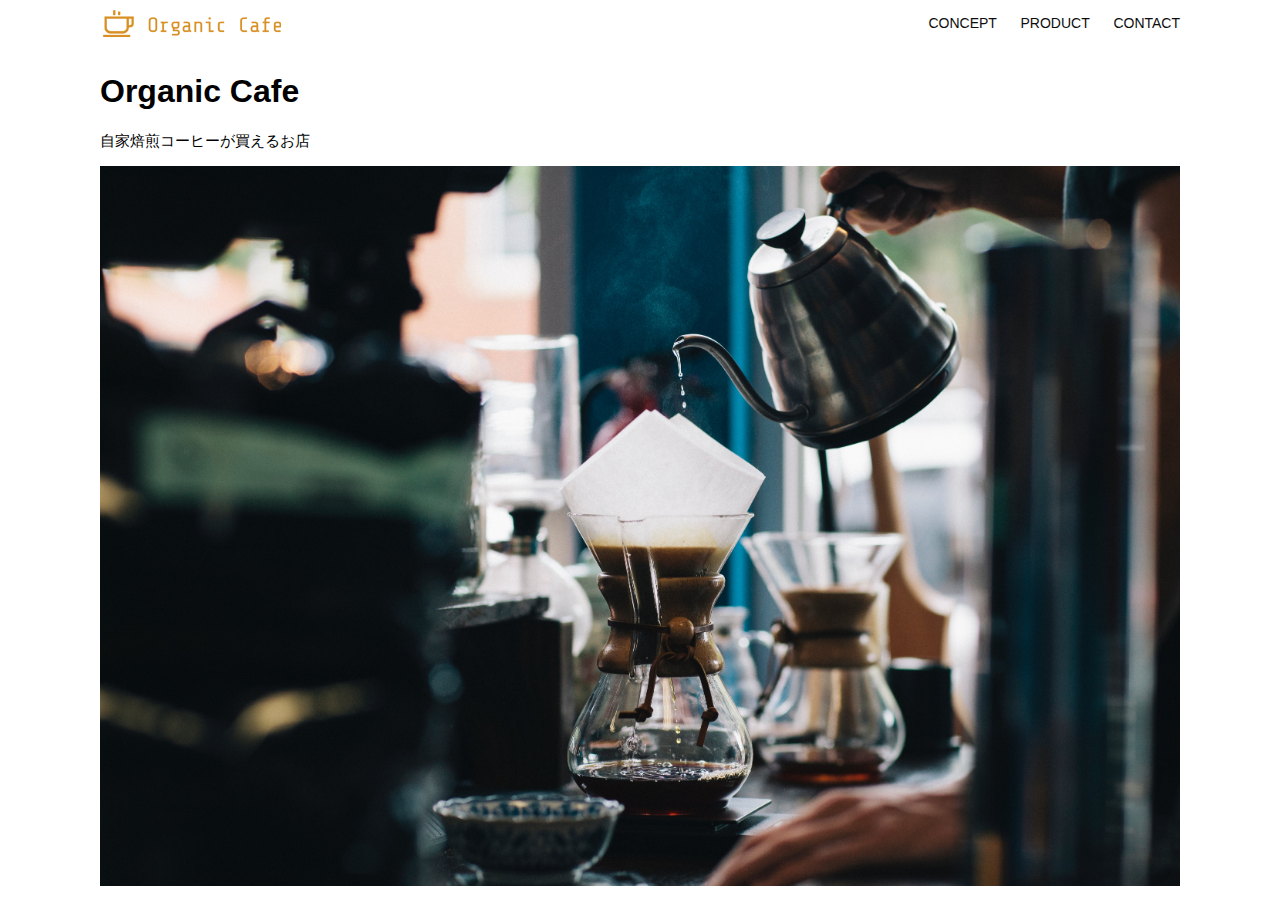
<file: kadai_013/index.html>
<!DOCTYPE html>
<html>
  <head>
    <title>Organic Cafe</title>
    <meta charset="UTF-8" />
    <meta
      name="description"
      content="自家焙煎のコーヒーがお家で楽しめるOrganic Cafe"
    />
    <meta name="viewport" content="width=device-width, initial-scale=1.0" />
    <link rel="stylesheet" href="style.css" />
  </head>
  <body>
    <!-- ヘッダー -->
    <header>
      <!-- ロゴ -->
      <a href="index.html" id="logo"
        ><img src="images/logo.png" alt="トップページに戻る"
      /></a>

      <!-- PC用ナビゲーション -->
      <nav id="nav-pc">
        <a href="index.html#concept">CONCEPT</a>
        <a href="index.html#product">PRODUCT</a>
        <a href="index.html#contact">CONTACT</a>
      </nav>

      <!-- スマホ用メニューボタン -->
      <img id="menu-sp" src="images/button-menu.png" alt="ナビゲーションを開く" onclick="document.getElementById('nav-sp').style.display = 'block'">

      <!-- スマホ用ナビゲーション -->
      <nav id="nav-sp">
        <img id="close" src="images/button-close.png" alt="ナビゲーションを閉じる" onclick="document.getElementById('nav-sp').style.display = 'none'">
        <a id="logo-sp" href="index.html" onclick="document.getElementById('nav-sp').style.display = 'none'"><img src="images/logo-sp.png" alt="トップページに戻る"></a>
        <a class="menu" href="index.html#concept" onclick="document.getElementById('nav-sp').style.display = 'none'">CONCEPT</a>
        <a class="menu" href="index.html#product" onclick="document.getElementById('nav-sp').style.display = 'none'">PRODUCT</a>
        <a class="menu" href="index.html#contact" onclick="document.getElementById('nav-sp').style.display = 'none'">CONTACT</a>
      </nav>
    </header>
    <main>
      <article>
        <!-- メインビジュアル -->
        <section id="main-visual">
          <div id="main-message">
            <h1>Organic Cafe</h1>
            <p>自家焙煎コーヒーが買えるお店</p>
          </div>
          <img
            src="images/main-image.jpg"
            alt="コーヒーをハンドドリップで淹れる画像"
          />
        </section>
      </article>
    </main>
  </body>
</html>
</file>
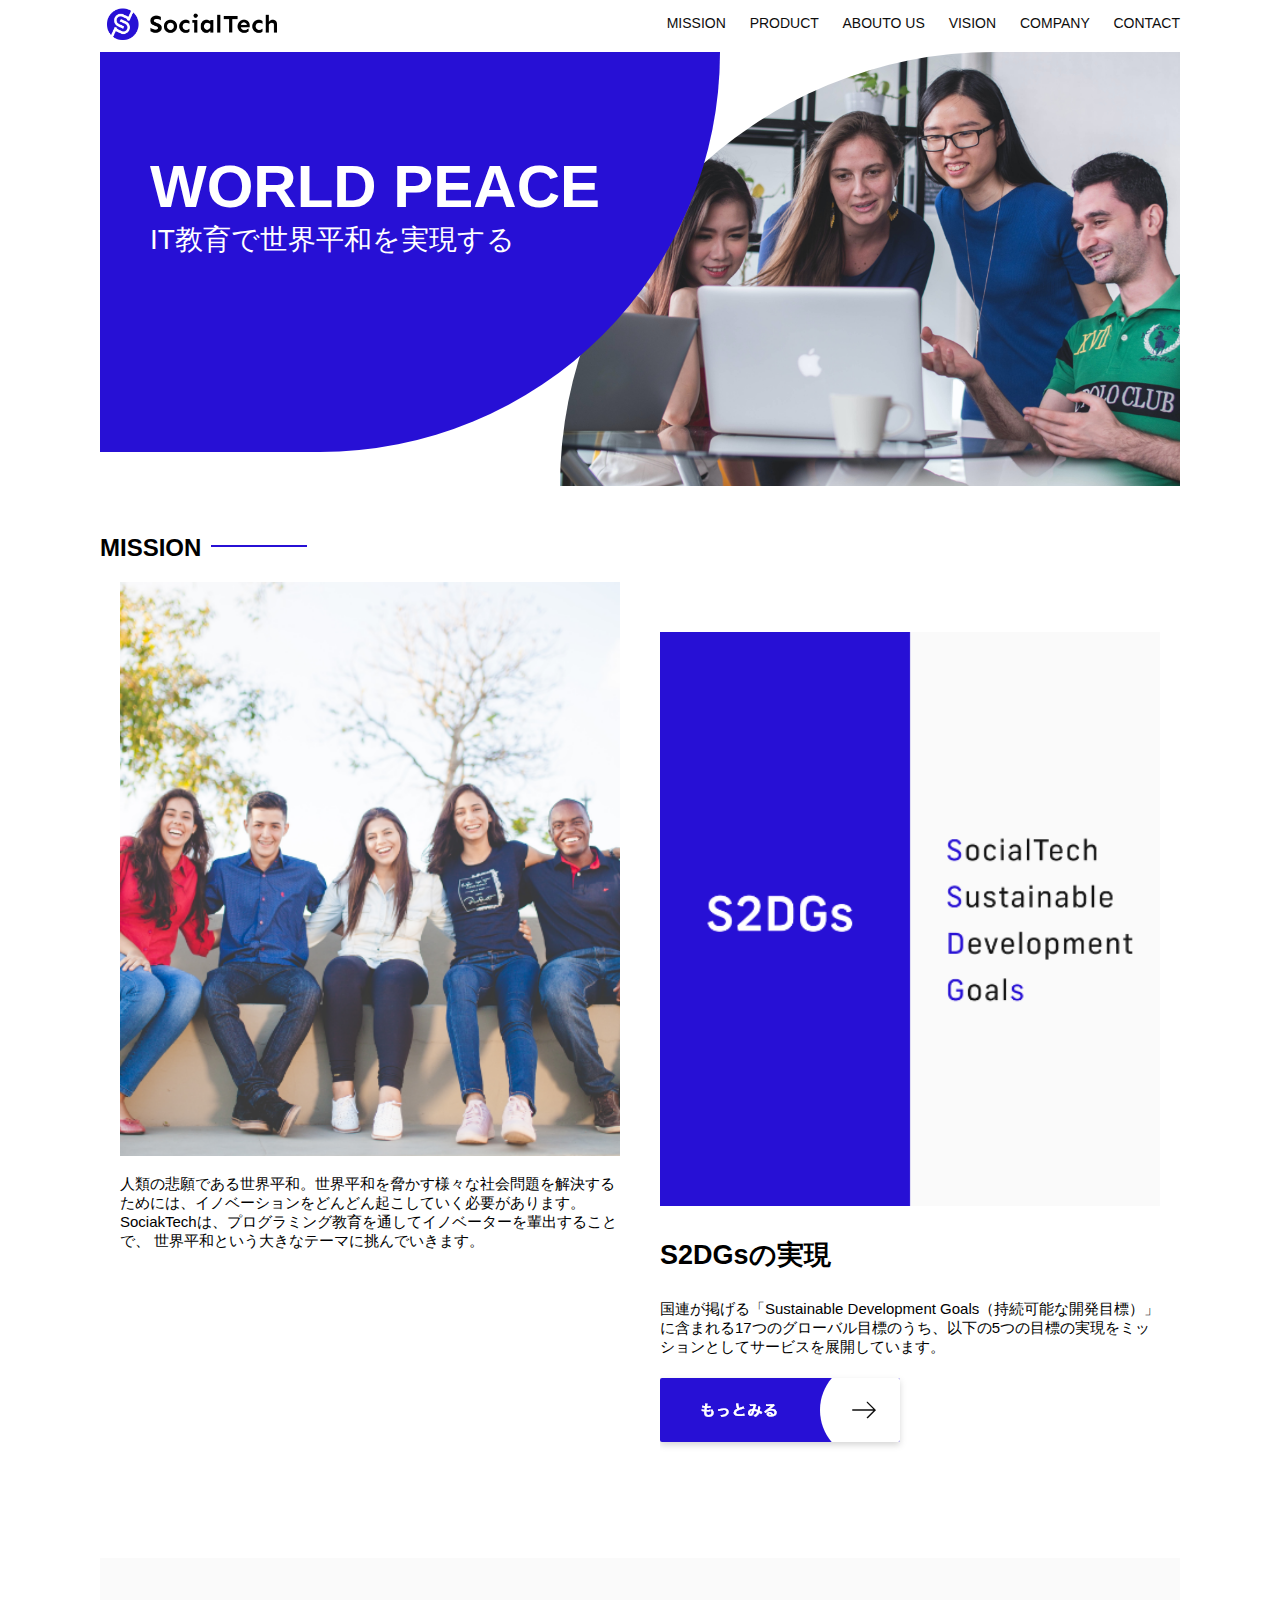
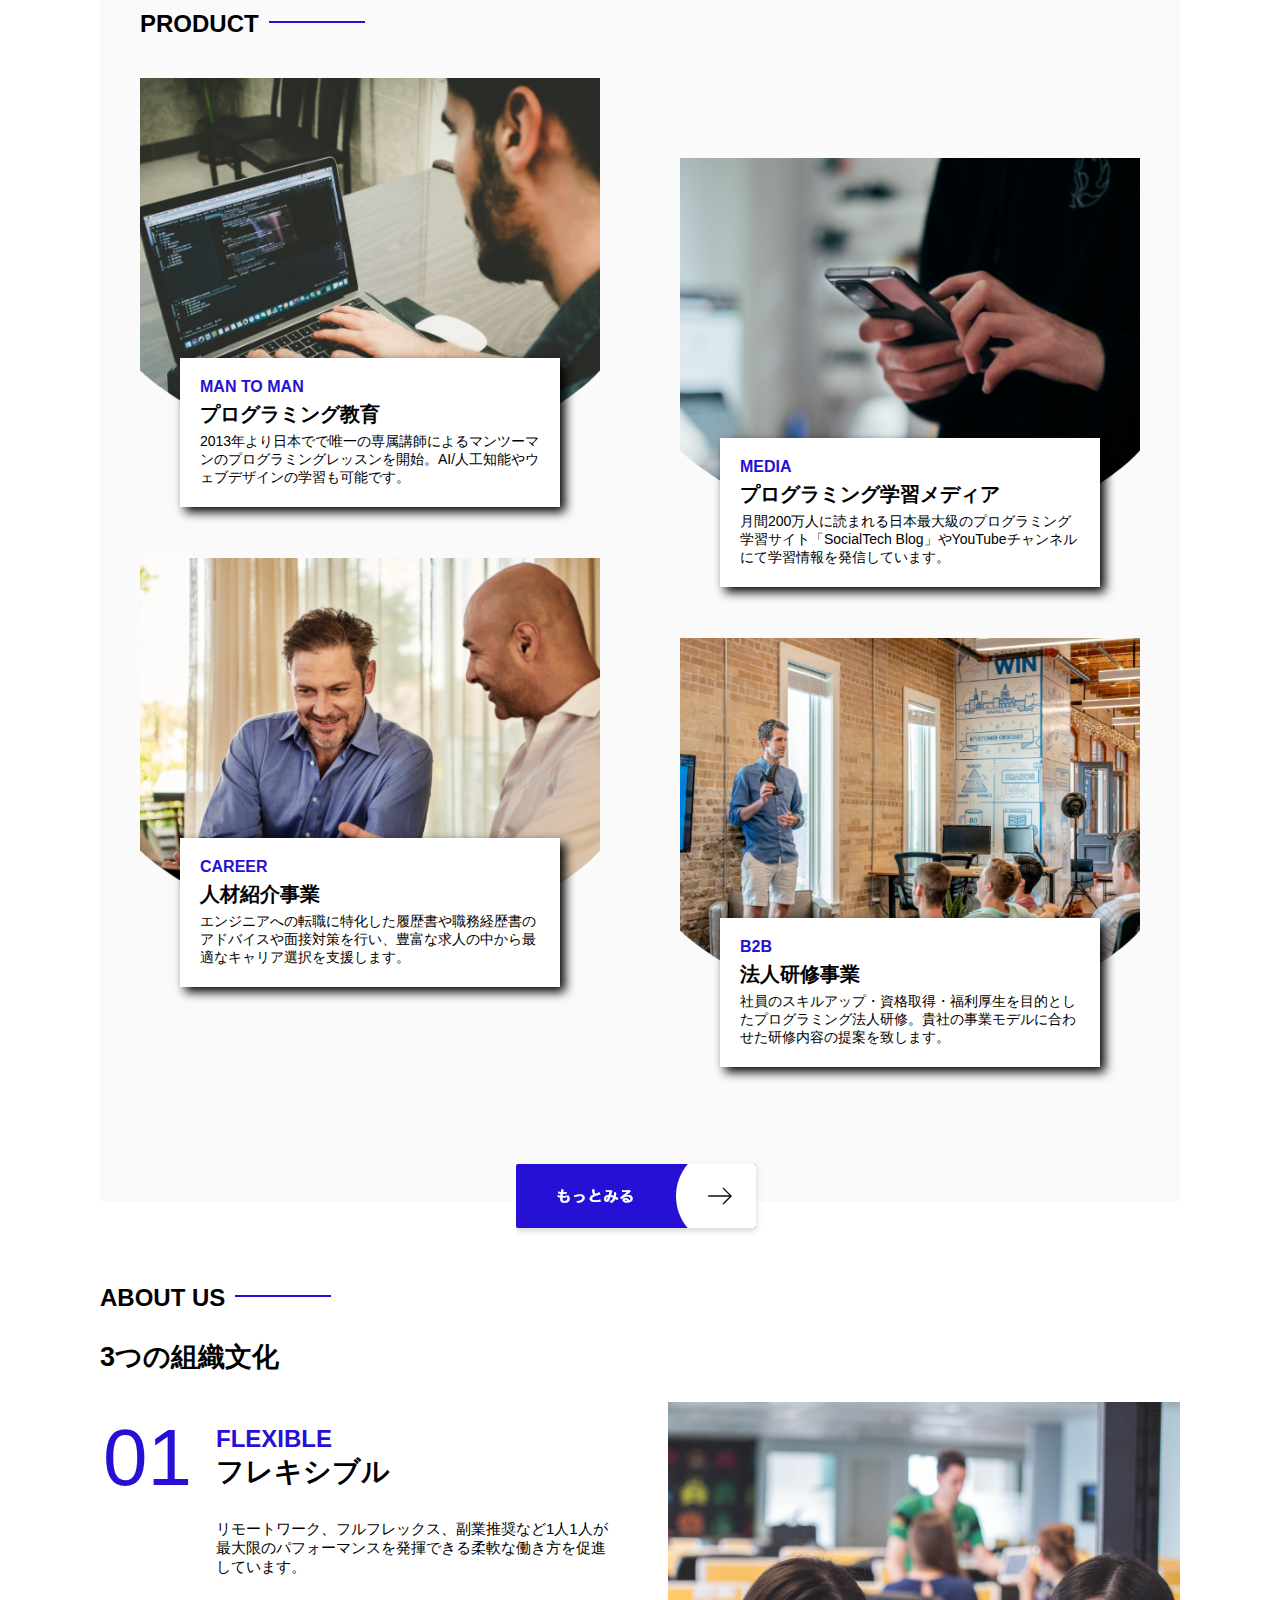
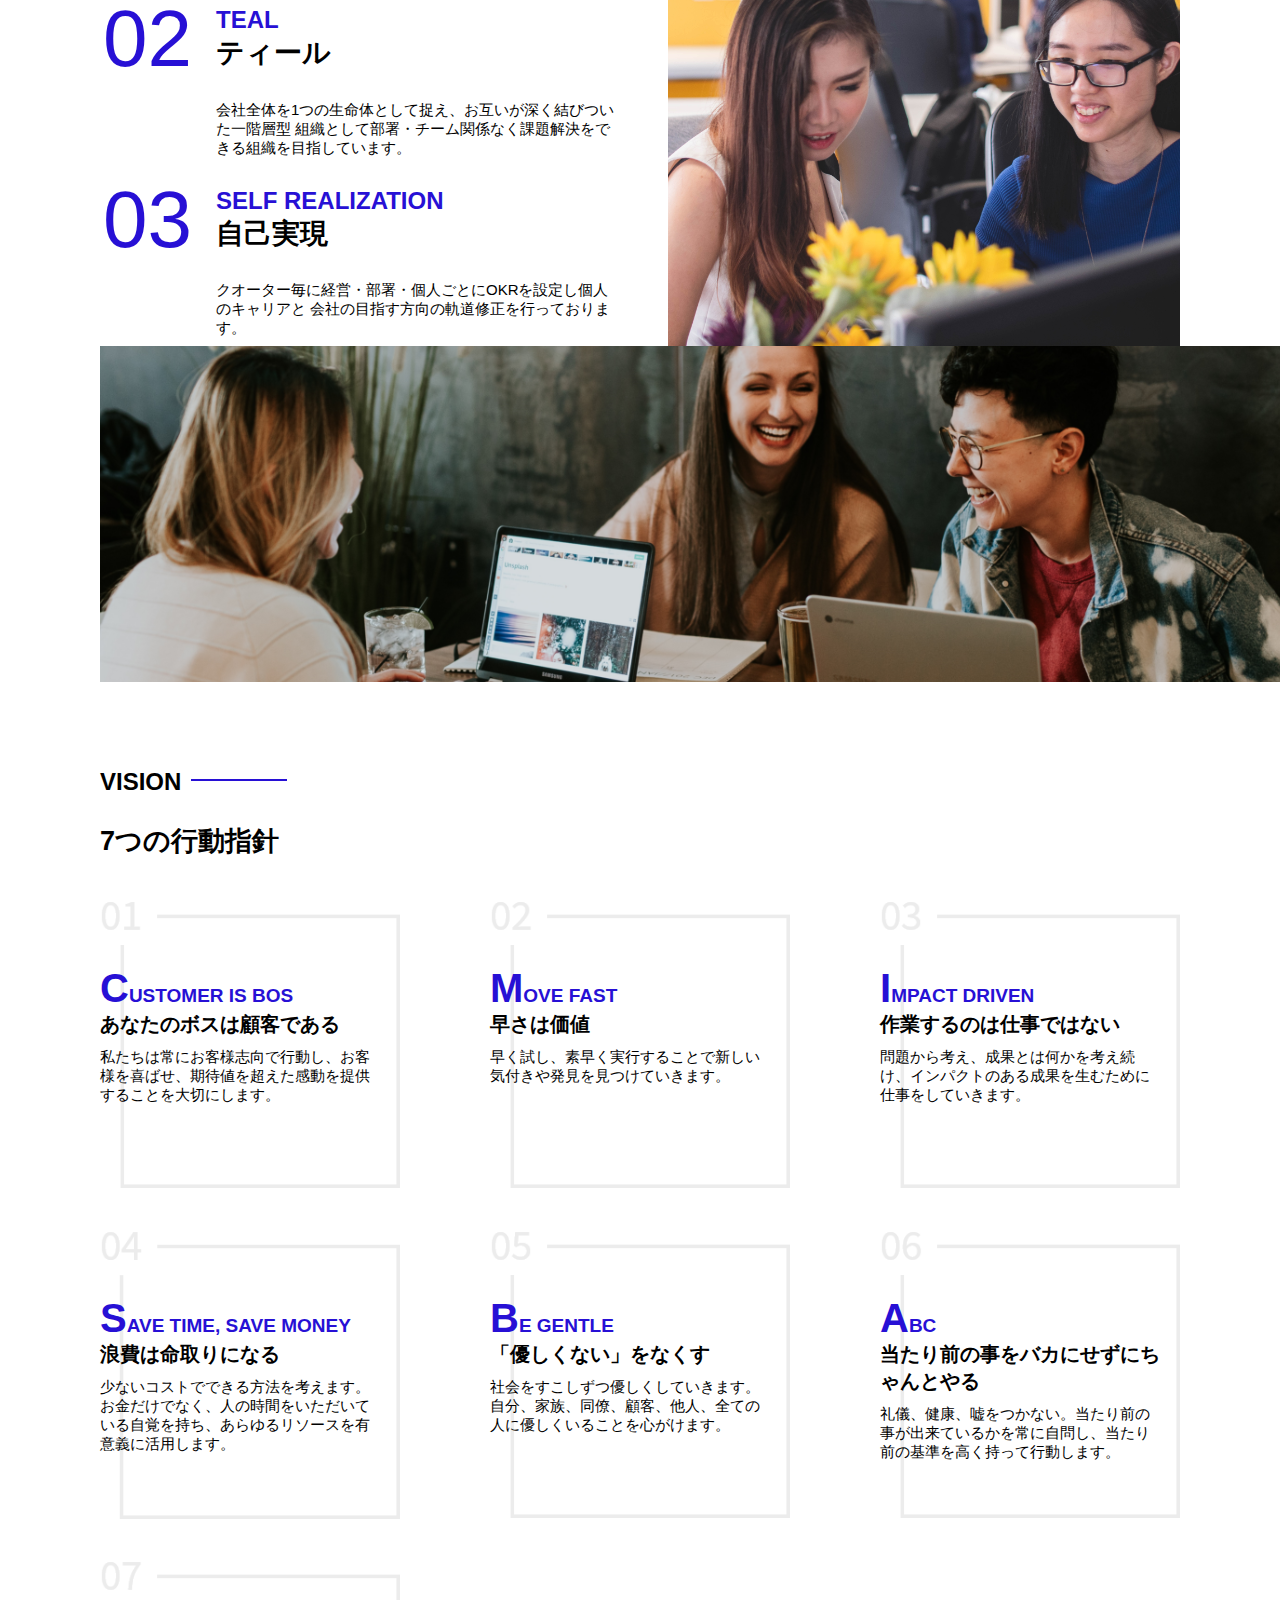
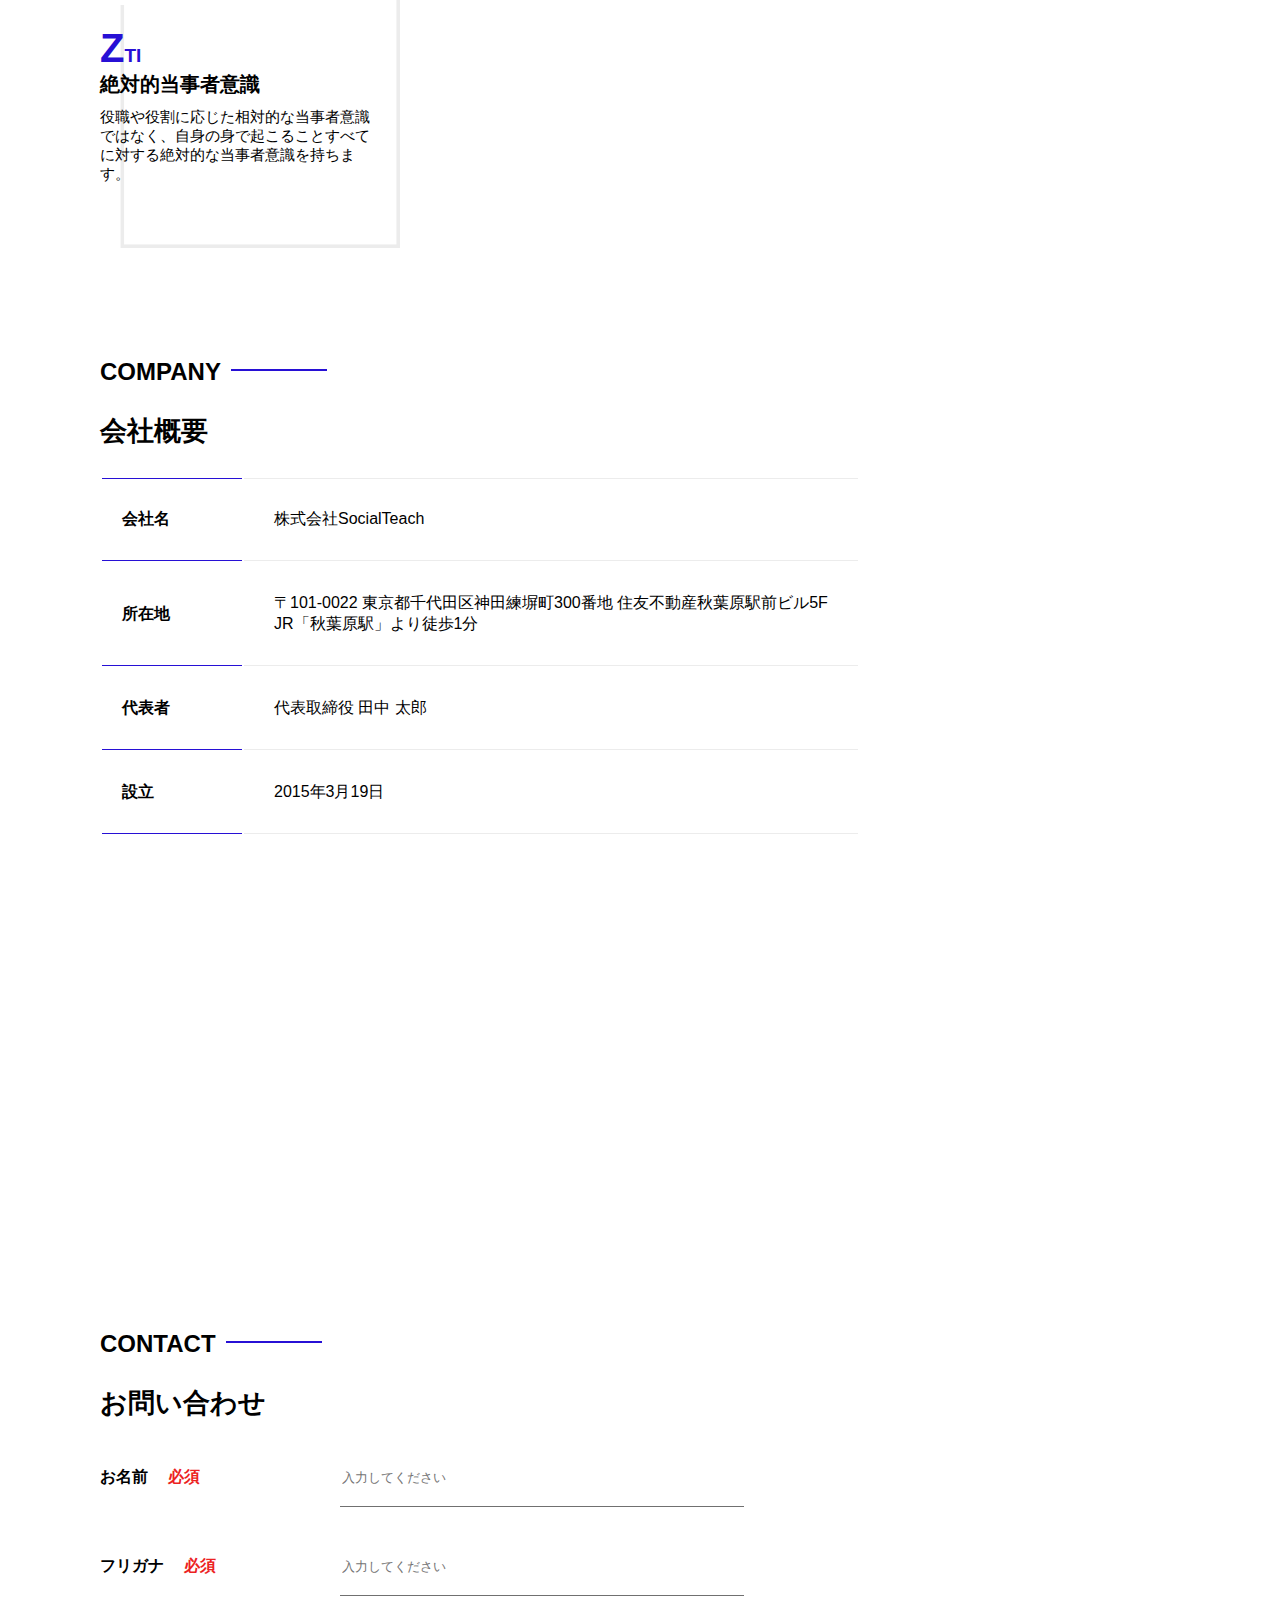
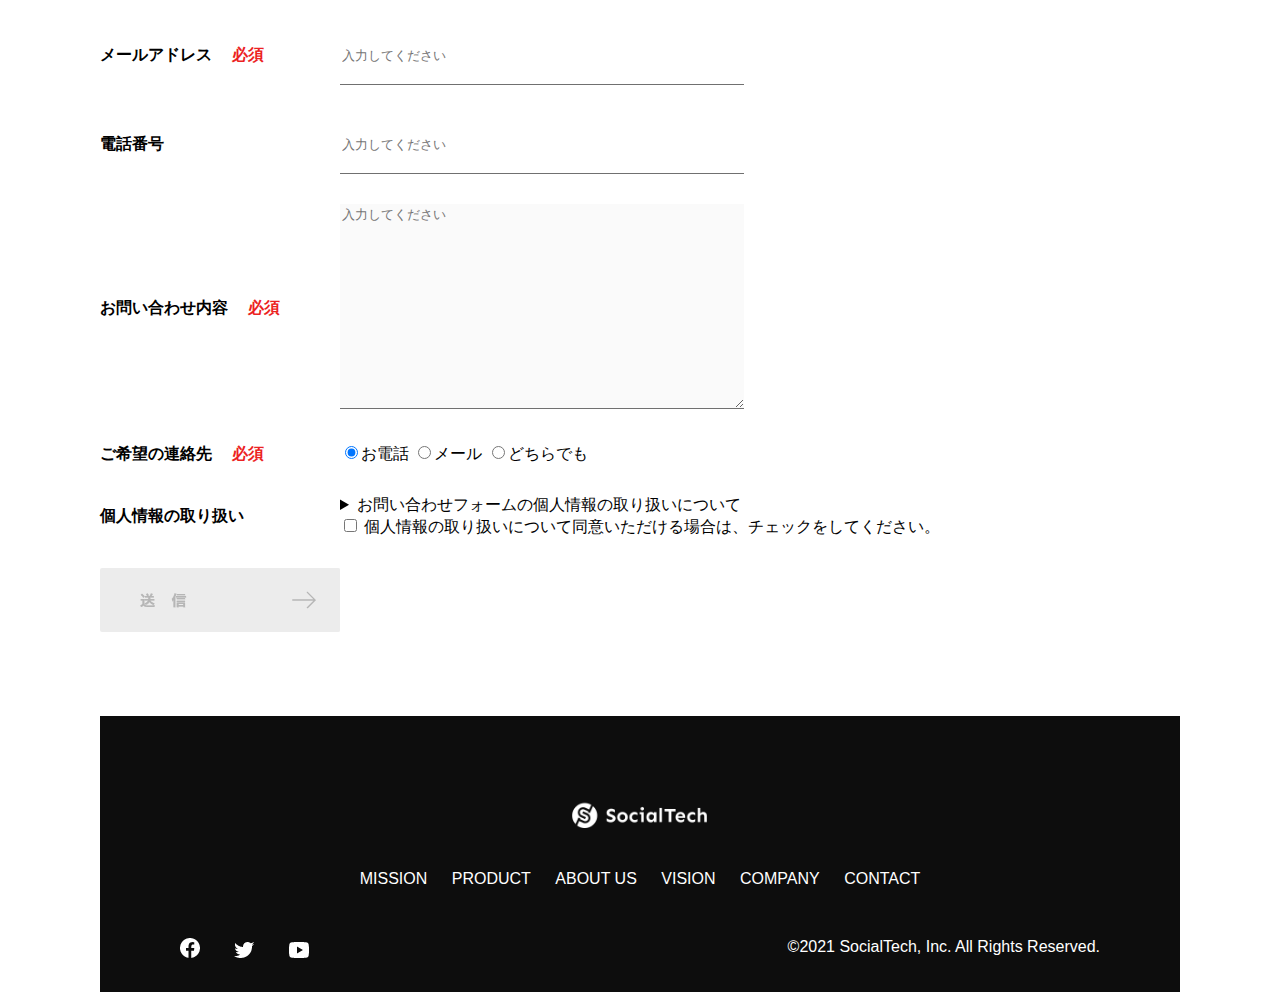
<file: kadai_tutorial_output/socialtech/index.html>
<!DOCTYPE html>
<html>
  <head>
    <title>SocialTech</title>
    <meta charset="utf-8">
    <meta name="description" content="SocialTechはEdTech業界のリーディングカンパニーを目指します。">
    <meta name="viewport" content="width=device-width, initial-scale=1.0">
    <link rel="stylesheet" href="style.css">
  </head>
  <body>
    <!-- ヘッダー -->
    <header>
      <!-- ロゴ -->
      <a href="index.html" id="logo"><img src="images/logo.png" alt="トップページに戻る"></a>

      <!-- PC用ナビゲーション -->
      <nav id="nav-pc">
        <a href="mission.html">MISSION</a>
        <a href="product.html">PRODUCT</a>
        <a href="index.html#aboutus">ABOUTO US</a>
        <a href="index.html#vision">VISION</a>
        <a href="index.html#company">COMPANY</a>
        <a href="index.html#contact">CONTACT</a>
      </nav>
      <!-- スマホ用メニューボタン -->
      <img id="menu-sp" src="images/button-menu.png" alt="ナビゲーションを開く" onclick="document.getElementById('nav-sp').style.display = 'block'">
      
      <!-- スマホ用ナビゲーション -->
      <nav id="nav-sp">
        <img id="close" src="images/button-close.png" alt="ナビゲーションを閉じる" onclick="document.getElementById('nav-sp').style.display = 'none'">
        <a id="logo-sp" href="index.html" onclick="document.getElementById('nav-sp').style.display = 'none'"><img src="images/logo-sp.png" alt="トップページに戻る"></a>
        <a class="menu" href="mission.html"  onclick="document.getElementById('nav-sp').style.display = 'none'">MISSION</a>
        <a class="menu" href="product.html" onclick="document.getElementById('nav-sp').style.display = 'none'">PRODUCT</a>
        <a class="menu" href="index.html#aboutus" onclick="document.getElementById('nav-sp').style.display = 'none'">ABOUT US</a>
        <a class="menu" href="index.html#vision"  onclick="document.getElementById('nav-sp').style.display = 'none'">VISION</a>
        <a class="menu" href="index.html#company"  onclick="document.getElementById('nav-sp').style.display = 'none'">COMPANY</a>
        <a class="menu" href="index.html#contact"  onclick="document.getElementById('nav-sp').style.display = 'none'">CONTACT</a>
        <div id="sns">
          <a href="https://www.facebook.com/sejuku2013"><img src="images/button-facebook.png" alt="Facebookのリンク"></a>
          <a href="https://twitter.com/samuraijuku"><img src="images/button-twitter.png" alt="twitterのリンク"></a>
          <a href="https://www.youtube.com/channel/UCCFOQO5aDK0xXam4cUQXT8g"><img src="images/button-youtube.png" alt="YouTubeのリンク"></a>
        </div>
      </nav>
    </header>

    <main>
      <article>
        <!-- メインビジュアル -->
        <section id="main-visual">
          <div id="main-message">
            <h1>WORLD PEACE</h1>
            <p>IT教育で世界平和を実現する</p>
          </div>
          <img src="images/index/index-main.png" alt="pcの周りに集まる多国籍の仲間たち">
        </section>

        <!-- ミッション -->
        <section id="mission">
          <h2 class="index-h2">MISSION</h2>
          <div id="mission-flex">
            <div>
              <img id="mission-photo" src="images/index/index-mission.png" alt="屋外のベンチで写真を撮影する多国籍の仲間たち">
              <P>
                人類の悲願である世界平和。世界平和を脅かす様々な社会問題を解決するためには、イノベーションをどんどん起こしていく必要があります。SociakTechは、プログラミング教育を通してイノベーターを輩出することで、
                世界平和という大きなテーマに挑んでいきます。
              </P>
            </div>
            <div>
              <img id="s2dgs" src="images/index/s2dgs.png" alt="S2DGs">
              <h3>S2DGsの実現</h3>
              <p>
                国連が掲げる「Sustainable Development Goals（持続可能な開発目標）」に含まれる17つのグローバル目標のうち、以下の5つの目標の実現をミッションとしてサービスを展開しています。
              </p>
              <a href="mission.html">
                <img src="images/button-more.png" alt="もっとみる">
              </a>
            </div>
          </div>
        </section>

        <!-- プロダクト -->
        <section id="product">
          <h2 class="index-h2">PRODUCT</h2>
          <div>
            <div id="product-left">
              <div>
                <img class="product-photo" src="images/index/index-mantoman.png" alt="PCでコードを書く男性">
                <div class="product-explain">
                  <span>MAN TO MAN</span>
                  <h3>プログラミング教育</h3>
                  <p>2013年より日本でで唯一の専属講師によるマンツーマンのプログラミングレッスンを開始。AI/人工知能やウェブデザインの学習も可能です。</p>
              </div>
            </div>
            <div>
              <img class="product-photo" src="images/index/index-career.png" alt="笑顔で話し合う2人の男性">
              <div class="product-explain">
                <span>CAREER</span>
                <h3>人材紹介事業</h3>
                <p>エンジニアへの転職に特化した履歴書や職務経歴書のアドバイスや面接対策を行い、豊富な求人の中から最適なキャリア選択を支援します。</p>
              </div>
            </div>
          </div>
            <div id="product-right">
              <div>
                <img class="product-photo" src="images/index/index-media.png" alt="スマートフォンを操作する人">
                <div class="product-explain">
                  <span>MEDIA</span>
                  <h3>プログラミング学習メディア</h3>
                  <P>月間200万人に読まれる日本最大級のプログラミング学習サイト「SocialTech Blog」やYouTubeチャンネルにて学習情報を発信しています。</P>
                </div>
              </div>
              <div>
                <img class="product-photo" src="images/index/index-b2b.png" alt="講演中の男性とそれを聴く人々">
                <div class="product-explain">
                  <span>B2B</span>
                  <h3>法人研修事業</h3>
                  <p>社員のスキルアップ・資格取得・福利厚生を目的としたプログラミング法人研修。貴社の事業モデルに合わせた研修内容の提案を致します。</p>
                </div>
              </div>
            </div>
          </div>
          <div>
            <a id="product-more" href="product.html">
              <img src="images/button-more.png" alt="もっとみる">
            </a>
          </div>
        </section>
        
        <!-- ABOUT US -->
        <section id="aboutus">
          <h2 class="index-h2">ABOUT US</h2>
          <h3>3つの組織文化</h3>
          <div>
            <table class="culture-table">
              <tr>
                <td>
                  <span class="culture-num">01</span>
                </td>
                <td>
                  <span class="culture-en">FLEXIBLE</span>
                  <span class="culture-jp">フレキシブル</span>
                </td>
              </tr>
              <tr>
                <td>
                  <!-- 空のセル -->
                </td>
                <td>
                  <p class="culture-description">
                    リモートワーク、フルフレックス、副業推奨など1人1人が最大限のパフォーマンスを発揮できる柔軟な働き方を促進しています。
                  </p>
                </td>
              </tr>
              <tr>
                <td>
                  <span class="culture-num">02</span>
                </td>
                <td>
                  <span class="culture-en">TEAL</span>
                  <span class="culture-jp">ティール</span>
                </td>
              </tr>
              <tr>
                <td>
                  <!-- 空のセル -->
                </td>
                <td>
                  <p class="culture-description">
                    会社全体を1つの生命体として捉え、お互いが深く結びついた一階層型
                    組織として部署・チーム関係なく課題解決をできる組織を目指しています。
                  </p>
                </td>
              </tr>
              <tr>
                <td>
                  <span class="culture-num">03</span>
                </td>
                <td>
                  <span class="culture-en">SELF REALIZATION</span>
                  <span class="culture-jp">自己実現</span>
                </td>
              </tr>
              <tr>
                <td>
                  <!-- 空のセル -->
                </td>
                <td>
                  <p class="culture-description">
                    クオーター毎に経営・部署・個人ごとにOKRを設定し個人のキャリアと
                    会社の目指す方向の軌道修正を行っております。
                  </p>
                </td>
              </tr>
            </table>
            <img class="culture-img" src="images/index/index-aboutus1.png" alt="笑顔で話し合う2人の女性">
          </div>
          <img class="culture-img2" src="images/index/index-aboutus2.png" alt="笑顔で話し合う3人の男女">
        </section>

        <!-- VISION -->
        <section id="vision">
          <h2 class="index-h2">VISION</h2>
          <h3>7つの行動指針</h3>
          <div>
            <div class="vision-box">
              <img src="images/index/vision-01.png" alt="01">
              <span>
                <h4>CUSTOMER IS BOS</h4>
                <h5>あなたのボスは顧客である</h5>
                <p>私たちは常にお客様志向で行動し、お客様を喜ばせ、期待値を超えた感動を提供することを大切にします。</p>
              </span>
            </div>
            <div class="vision-box">
              <img src="images/index/vision-02.png" alt="02">
              <span>
                <h4>MOVE FAST</h4>
                <h5>早さは価値</h5>
                <p>早く試し、素早く実行することで新しい気付きや発見を見つけていきます。</p>
              </span>
            </div>
            <div class="vision-box">
              <img src="images/index/vision-03.png" alt="03">
              <span>
                <h4>IMPACT DRIVEN</h4>
                <h5>作業するのは仕事ではない</h5>
                <p>問題から考え、成果とは何かを考え続け、インパクトのある成果を生むために仕事をしていきます。</p>
              </span>
            </div>
            <div class="vision-box">
              <img src="images/index/vision-04.png" alt="04">
              <span>
                <h4>SAVE TIME, SAVE MONEY</h4>
                <h5>浪費は命取りになる</h5>
                <p>少ないコストでできる方法を考えます。お金だけでなく、人の時間をいただいている自覚を持ち、あらゆるリソースを有意義に活用します。</p>
              </span>
            </div>
            <div class="vision-box">
              <img src="images/index/vision-05.png" alt="05">
              <span>
                <h4>BE GENTLE</h4>
                <h5>「優しくない」をなくす</h5>
                <p>社会をすこしずつ優しくしていきます。自分、家族、同僚、顧客、他人、全ての人に優しくいることを心がけます。</p>
              </span>
            </div>
            <div class="vision-box">
              <img src="images/index/vision-06.png" alt="06">
              <span>
                <h4>ABC</h4>
                <h5>当たり前の事をバカにせずにちゃんとやる</h5>
                <p>礼儀、健康、嘘をつかない。当たり前の事が出来ているかを常に自問し、当たり前の基準を高く持って行動します。</p>
              </span>
            </div>
            <div class="vision-box">
              <img src="images/index/vision-07.png" alt="07">
              <span>
                <h4>ZTI</h4>
                <h5>絶対的当事者意識</h5>
                <p>役職や役割に応じた相対的な当事者意識ではなく、自身の身で起こることすべてに対する絶対的な当事者意識を持ちます。</p>
              </span>
            </div>
          </div>
        </section>

        <!-- CASES
        <section id="cases">
          <h2 class="index-h2">CASES</h2>
          <ul>
            <li class="case-card">
              <img class="case-img" src="images/index/case-1.png" alt="仲良く語り合う3人">
              <div class="case-info">
                <h4 class="case-name">○○○○株式会社様</h4>
                <p class="case-content">新規プロジェクトでのIT人材サポート</p>
              </div>
            </li>
            <li class="case-card">
              <img class="case-img" src="images/index/case-2.png" alt="PCでコンテンツを見る">
              <div class="case-info">
                <h4 class="case-name">合弁会社△△△△様</h4>
                <p class="case-content">新卒研修での個人学習コンテンツの活用</p>
              </div>
            </li>
            <li class="case-card">
              <img class="case-img" src="images/index/case-3.png" alt="社内研修中の会議室">
              <div class="case-info">
                <h4 class="case-name">●●●●工業様</h4>
                <p class="case-content">新規導入アプリケーションの利用促進、定期社内研修の実施</p>
              </div>
            </li>
          </ul>
        </section> -->
        
        <!-- COMPANY -->
        <section id="company">
          <h2 class="index-h2">COMPANY</h2>
          <h3>会社概要</h3>
          <table id="company-table">
            <tr>
              <th class="tableheader-first">会社名</th>
              <td class="cell-first">株式会社SocialTeach</td>
            </tr>
            <tr>
              <th class="tableheader">所在地</th>
              <td class="cell">〒101-0022 東京都千代田区神田練塀町300番地 住友不動産秋葉原駅前ビル5F<br>JR「秋葉原駅」より徒歩1分</td>
            </tr>
            <tr>
              <th class="tableheader">代表者</th>
              <td class="cell">代表取締役 田中 太郎</td>
            </tr>
            <tr>
              <th class="tableheader">設立</th>
              <td class="cell">2015年3月19日</td>
            </tr>
          </table>
          <iframe 
            src="https://www.google.com/maps/embed?pb=!1m18!1m12!1m3!1d3240.068855133681!2d139.77207767578852!3d35.69992317258122!2m3!1f0!2f0!3f0!3m2!1i1024!2i768!4f13.1!3m3!1m2!1s0x60188fee13660e23%3A0x77137876edf742ac!2z5L2P5Y-L5LiN5YuV55Sj56eL6JGJ5Y6f6aeF5YmN44OT44Or!5e0!3m2!1sja!2sjp!4v1713952880445!5m2!1sja!2sjp" 
            style="border:0;" allowfullscreen="" loading="lazy" >
          </iframe>
        </section>
                                      
        <!-- お問い合わせ -->
        <section id="contact">
          <h2 class="index-h2">CONTACT</h2>
          <h3>お問い合わせ</h3>
          <form>
            <div>
              <div class="contact-heading">
                <label class="contact-label">お名前<span class="contact-span">必須</span></label>
              </div>
              <div>
                <input type="text" name="name" placeholder="入力してください" class="contact-textbox">
              </div>
            </div>
            <div>
              <div class="contact-heading">
                <label class="contact-label">フリガナ<span class="contact-span">必須</span></label>
              </div>
              <div>
                <input type="text" name="hurigana" placeholder="入力してください" class="contact-textbox">
              </div>
            </div>
            <div>
              <div class="contact-heading">
                <label class="contact-label">メールアドレス<span class="contact-span">必須</span></label>
              </div>
              <div>
                <input type="text" name="email" placeholder="入力してください" class="contact-textbox">
              </div>
            </div>
            <div>
              <div class="contact-heading">
                <label class="contact-label">電話番号</label>
              </div>
              <div>
                <input type="text" name="tel" placeholder="入力してください" class="contact-textbox">
              </div>
            </div>
            <div>
              <div class="contact-heading">
                <label class="contact-label">お問い合わせ内容<span class="contact-span">必須</span></label>
              </div>
              <div>
                <textarea class="contact-textarea" placeholder="入力してください" name="message"></textarea>
              </div>
            </div>
            <div>
              <div class="contact-heading">
                <label class="contact-label">ご希望の連絡先<span class="contact-span">必須</span></label>
              </div>
              <div>
                <input class="radiobutton" type="radio" value="tel" name="contact" checked><label>お電話</label>
                <input class="radiobutton" type="radio" value="mail" name="contact"><label>メール</label>
                <input class="radiobutton" type="radio" value="both" name="contact"><label>どちらでも</label>
              </div>
            </div>
            <div>
              <div class="contact-heading">
                <label class="contact-label">個人情報の取り扱い</label>
              </div>
              <div>
                <details>
                  <summary>お問い合わせフォームの個人情報の取り扱いについて</summary>
                  <div>
                    <span>１．組織の名称又は氏名</span><br>
                    株式会社SocialTech<br><br>
                    <span>２．個人情報保護管理者（若しくはその代理人）の氏名又は職名、所属及び連絡先
                      鈴木 一郎 コーポレート部</span><br>
                    メールアドレス：samurai@example.com<br>
                    TEL：03-1234-5678<br>
                    <span>３．個人情報の利用目的</span><br>
                    ・本サービス及び本サービスに関連する情報の提供又はそれらに関する連絡のため<br>
                    ・ユーザーの本人確認のため<br>
                    ・当社サービスのご案内のため<br>
                    ・当社の商品等の広告または宣伝（電子メールによるものを含むものとします。）<br><br>
                    <span>４．個人情報の取り扱い業務の委託</span><br>
                    個人情報の取扱業務の全部または一部を外部に業務委託する場合があります。<br>
                    その際、弊社は、個人情報を適切に保護できる管理体制を敷き実行していることを条件として<br>
                    委託先を厳選したうえで、機密保持契約を委託先と締結し、お客様の個人情報を厳密に管理させます。<br><br>
                    <span>５．個人情報の開示等の請求</span><br>
                    お客様は、弊社に対してご自身の個人情報の開示等（利用目的の通知、開示、内容の訂正・追加・削除、利用の停止または消去、第三者への提供の停止）に関して、当社問合わせ窓口に申し出ることができます。<br>
                    その際、弊社はお客様ご本人を確認させていただいたうえで、合理的な期間内に対応いたします。<br><br>
                    なお、個人情報に関する弊社問合わせ先は、次の通りです。<br><br>
                    株式会社SocialTech　個人情報問合せ窓口<br>
                    〒101-0022 東京都千代田区神田練塀町300番地 住友不動産秋葉原駅前ビル5F<br>
                    メールアドレス：samurai@example.com　TEL：03-1234-5678<br><br>
                    <span>６．個人情報を提供されることの任意性について</span><br><br>
                    お客様がご自身の個人情報を弊社に提供されるか否かは、お客様のご判断によりますが、もしご提供されない場合には、適切なサービスが提供できない場合がありますので予めご了承ください。
                  </div>
                </details>
                <input type="checkbox" name="agree">
                <span>個人情報の取り扱いについて同意いただける場合は、チェックをしてください。</span>
              </div>
            </div>
            <input type="image" src="images/button-submit.png" alt="送信する">
          </form>
        </section>
      </article>
      <footer>
        <div id="footer-logo">
          <img src="images/logo-sp.png" alt="SocialTech">
        </div>
        <div>
          <div id="footer-link">
            <a href="mission.html">MISSION</a>
            <a href="product.html">PRODUCT</a>
            <a href="index.html#aboutus">ABOUT US</a>
            <a href="index.html#vision ">VISION</a>
            <a href="index.html#company">COMPANY</a>
            <a href="index.html#contact">CONTACT</a>
          </div>
          <div id="sns-footer">
            <a href="https://www.facebook.com/sejuku2013"><img src="images/button-facebook.png" alt="facebookのリンク"></a>
            <a href="https://twitter.com/samuraijuku"><img src="images/button-twitter.png" alt="twitterのリンク"></a>
            <a href="https://www.youtube.com/channel/UCCFOQO5aDK0xXam4cUQXT8g"><img src="images/button-youtube.png" alt="YouTubeのリンク"></a>
            <span id="copyright">&copy;2021 SocialTech, Inc. All Rights Reserved.</span>
          </div>
        </div>
      </footer>
    </main>
  </body>
</html>
</file>
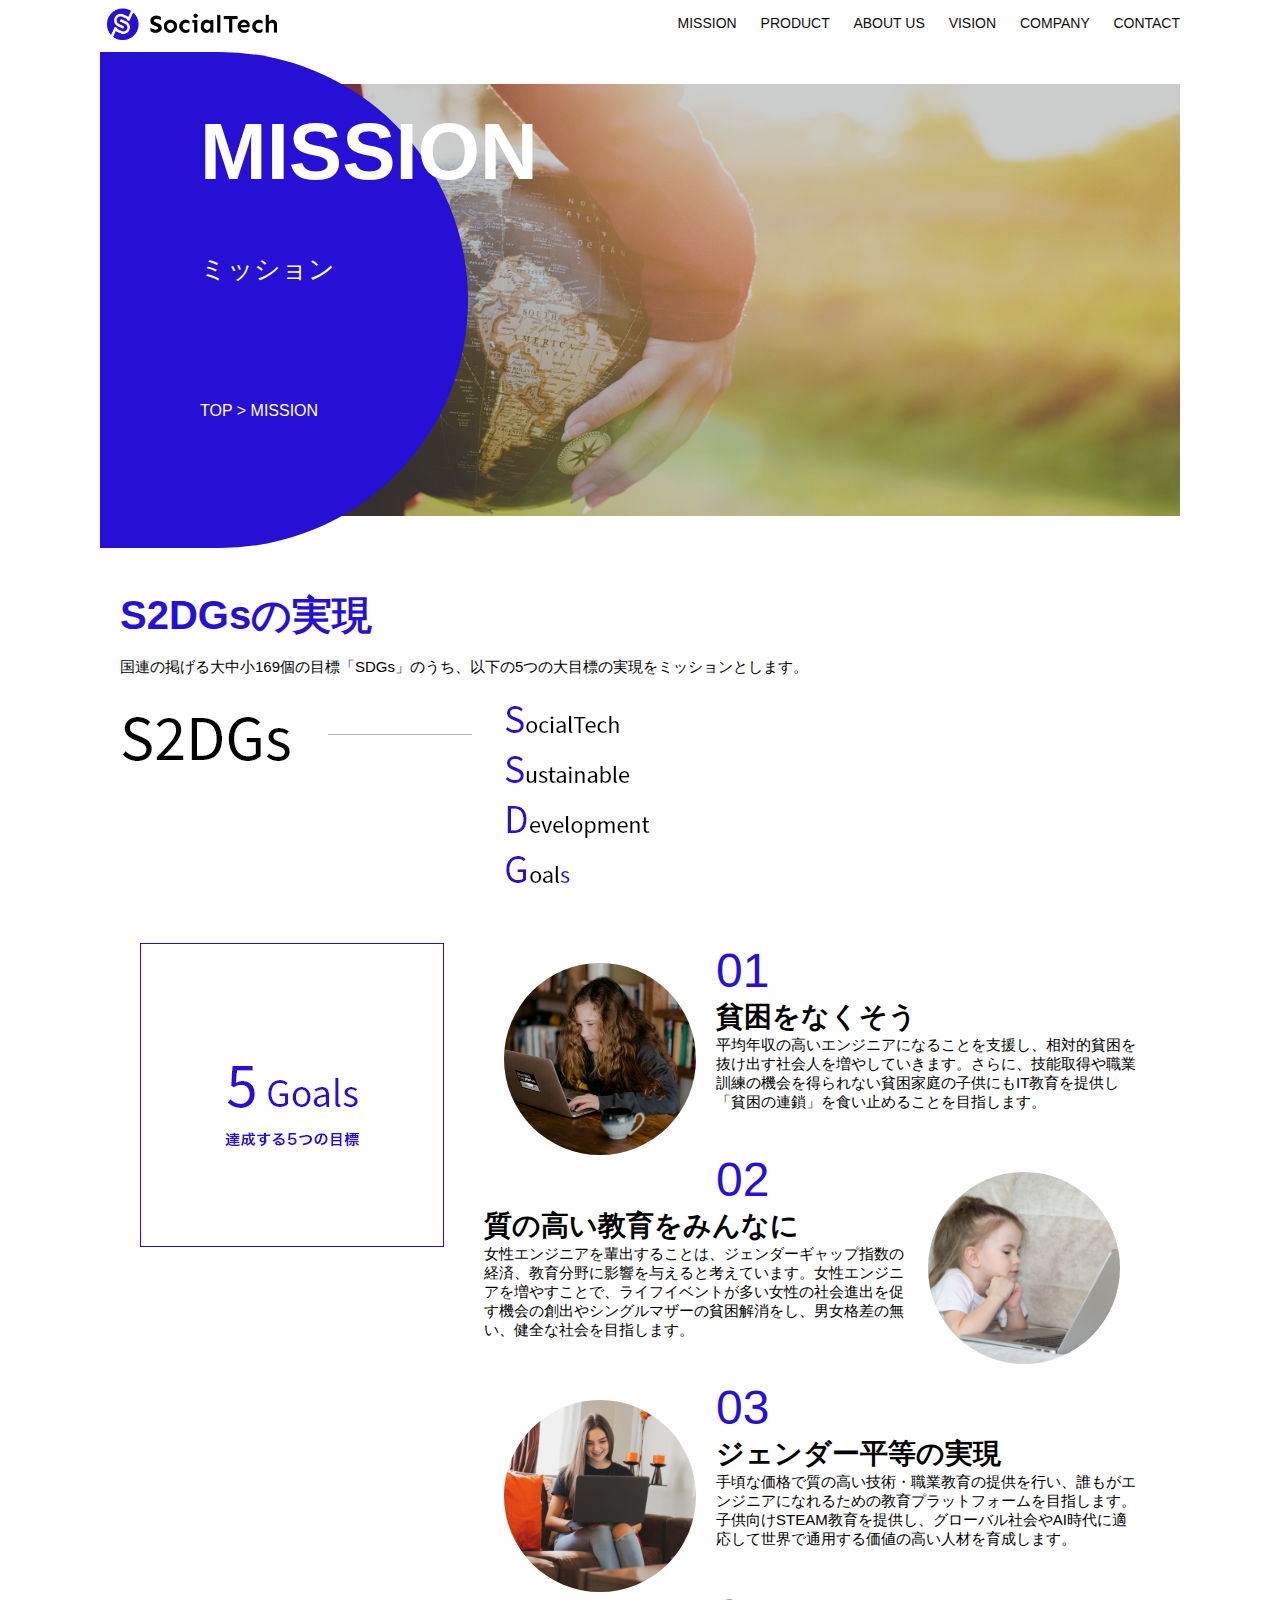
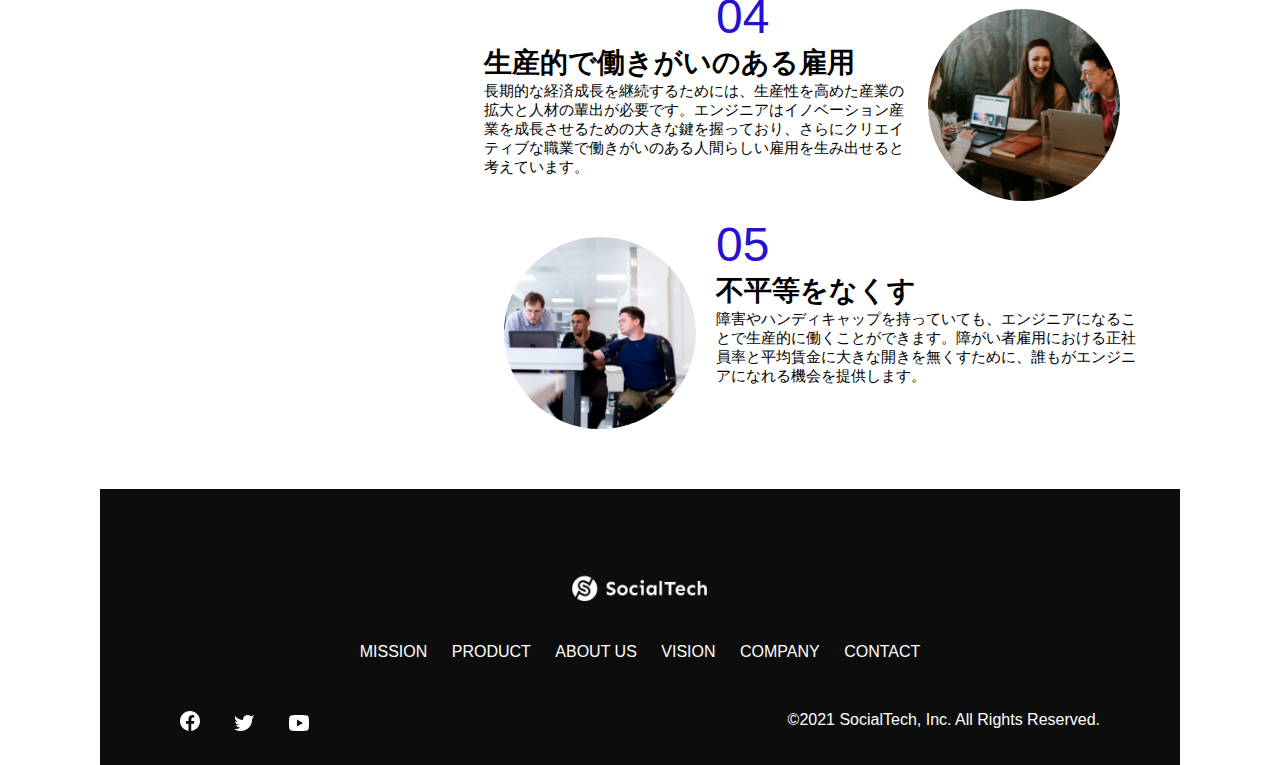
<file: kadai_tutorial_output/socialtech/mission.html>
<!DOCTYPE html>
<html>
<head>
  <title>SocialTech - MISSION</title>
  <meta charset="utf-8">
  <meta name="description" charset="SocialTechが目指す5つの目標（S2DGs）を紹介します">
  <meta name="viewport" content="width=device-widht, initial-scale=1.0">
  <link rel="stylesheet" href="style.css">
</head>

<body>
  <!-- ヘッダー-->
  <header>
    <!-- ロゴ -->
    <a href="index.html" id="logo"><img src="images/logo.png" alt="トップページに戻る"></a>

    <!-- PC用ナビゲーション -->
    <nav id="nav-pc">
      <a href="mission.html">MISSION</a>
      <a href="product.html">PRODUCT</a>
      <a href="index.html#aboutus">ABOUT US</a>
      <a href="index.html#vision">VISION</a>
      <a href="index.html#company">COMPANY</a>
      <a href="index.html#contact">CONTACT</a>
    </nav>

    <!-- スマホ用メニューボタン -->
    <img id="menu-sp" src="images/button-menu.png" alt="ナビゲーションを開く"  onclick="document.getElementById('nav-sp').style.display = 'block'">

    <!-- スマホ用ナビゲーション -->
    <nav id="nav-sp">
      <img id="close" src="images/button-close.png" alt="ナビゲーションを閉じる" onclick="document.getElementById('nav-sp').style.display = 'none'">
      <a id="logo-sp" href="index.html" onclick="document.getElementById('nav-sp').style.display = 'none'">
      <img src="images/logo-sp.png" alt="トップページに戻る"></a>
      <a class="menu" href="mission.html" onclick="document.getElementById('nav-sp').style.display = 'none'">MISSION</a>
      <a class="menu" href="product.html" onclick="document.getElementById('nav-sp').style.display = 'none'">PRODUCT</a>
      <a class="menu" href="index.html#aboutus" onclick="document.getElementById('nav-sp').style.display = 'none'">ABOUT
        US</a>
      <a class="menu" href="index.html#vision"
        onclick="document.getElementById('nav-sp').style.display = 'none'">VISION</a>
      <a class="menu" href="index.html#company"
        onclick="document.getElementById('nav-sp').style.display = 'none'">COMPANY</a>
      <a class="menu" href="index.html#contact"
        onclick="document.getElementById('nav-sp').style.display = 'none'">CONTACT</a>
      <div id="sns">
        <a href="https://www.facebook.com/sejuku2013"><img src="images/button-facebook.png" alt="Facebookのリンク"></a>
        <a href="https://twitter.com/samuraijuku"><img src="images/button-twitter.png" alt="Twitterのリンク"></a>
        <a href="https://www.youtube.com/channel/UCCFOQO5aDK0xXam4cUQXT8g"><img src="images/button-youtube.png" alt="YouTubeのリンク"></a>
      </div>
    </nav>
  </header>
  <main>
    <article>
      <section id="mission-main">
        <div id="mission-title">
          <h1>MISSION</h1>
          <span>ミッション</span>
          <div>TOP > MISSION</div>
        </div>
      </section>
      <section id="mission-s2dgs">
        <h2 class="mission-h2">S2DGsの実現</h2>
        <p>国連の掲げる大中小169個の目標「SDGs」のうち、以下の5つの大目標の実現をミッションとします。</p>
        <img src="images/mission/mission-s2dgs.png" alt="S2DGs">
      </section>
      <section id="mission-5goals">
        <div>
          <img id="s2dgs-image" src="images/mission/mission-5goals.png" alt="5Goals">
        </div>

        <div>
          <div>
            <img class="fivegoals-image-left" src="images/mission/mission-5goals01.png" alt="PCを操作する女の子">
            <span class="fivegoals-number">01</span>
            <h3 class="fivegoals-h3">貧困をなくそう</h3>
            <p class="fivegoals-p">平均年収の高いエンジニアになることを支援し、相対的貧困を抜け出す社会人を増やしていきます。さらに、技能取得や職業訓練の機会を得られない貧困家庭の子供にもIT教育を提供し「貧困の連鎖」を食い止めることを目指します。</p>
          </div>

          <div>
            <img class="fivegoals-image-right" src="images/mission/mission-5goals02.png" alt="PCを見つめる小さい女の子">
            <span class="fivegoals-number">02</span>
            <h3 class="fivegoals-h3">質の高い教育をみんなに</h3>
            <p class="fivegoals-p">女性エンジニアを輩出することは、ジェンダーギャップ指数の経済、教育分野に影響を与えると考えています。女性エンジニアを増やすことで、ライフイベントが多い女性の社会進出を促す機会の創出やシングルマザーの貧困解消をし、男女格差の無い、健全な社会を目指します。</p>
          </div>
            
          <div>
            <img class="fivegoals-image-left" src="images/mission/mission-5goals03.png" alt="PCを操作する女性">
            <span class="fivegoals-number">03</span>
            <h3 class="fivegoals-h3">ジェンダー平等の実現</h3>
            <p class="fivegoals-p">手頃な価格で質の高い技術・職業教育の提供を行い、誰もがエンジニアになれるための教育プラットフォームを目指します。子供向けSTEAM教育を提供し、グローバル社会やAI時代に適応して世界で通用する価値の高い人材を育成します。</p>
          </div>

          <div>
            <img class="fivegoals-image-right" src="images/mission/mission-5goals04.png" alt="笑顔で話し合う3人の男女">
            <span class="fivegoals-number">04</span>
            <h3 class="fivegoals-h3">生産的で働きがいのある雇用</h3>
            <p class="fivegoals-p">長期的な経済成長を継続するためには、生産性を高めた産業の拡大と人材の輩出が必要です。エンジニアはイノベーション産業を成長させるための大きな鍵を握っており、さらにクリエイティブな職業で働きがいのある人間らしい雇用を生み出せると考えています。</p>
          </div>

          <div>
            <img class="fivegoals-image-left" src="images/mission/mission-5goals05.png" alt="障害を持つ男性が生き生きと働く様子">
            <span class="fivegoals-number">05</span>
            <h3 class="fivegoals-h3">不平等をなくす</h3>
            <p class="fivegoals-p"> 障害やハンディキャップを持っていても、エンジニアになることで生産的に働くことができます。障がい者雇用における正社員率と平均賃金に大きな開きを無くすために、誰もがエンジニアになれる機会を提供します。</p>
          </div>
        </div>
      </section>
    </article>
    <footer>
      <div id="footer-logo">
        <img src="images/logo-sp.png" alt="SocialTech">
      </div>
      <div id="footer-link">
        <a href="mission.html">MISSION</a>
        <a href="product.html">PRODUCT</a>
        <a href="index.html#aboutus">ABOUT US</a>
        <a href="index.html#vision">VISION</a>
        <a href="index.html#company">COMPANY</a>
        <a href="index.html#contact">CONTACT</a>
      </div>
      <div id="sns-footer">
        <a href="https://www.facebook.com/sejuku2013"><img src="images/button-facebook.png" alt="Facebookのリンク"></a>
        <a href="https://twitter.com/samuraijuku"><img src="images/button-twitter.png" alt="Twitterのリンク"></a>
        <a href="https://www.youtube.com/channel/UCCFOQO5aDK0xXam4cUQXT8g"><img src="images/button-youtube.png" alt="YouTubeのリンク"></a>
        <span id="copyright">&copy;2021 SocialTech, Inc. All Rights Reserved. </span>
      </div>
    </footer>
  </main>
</body>
</html>
</file>
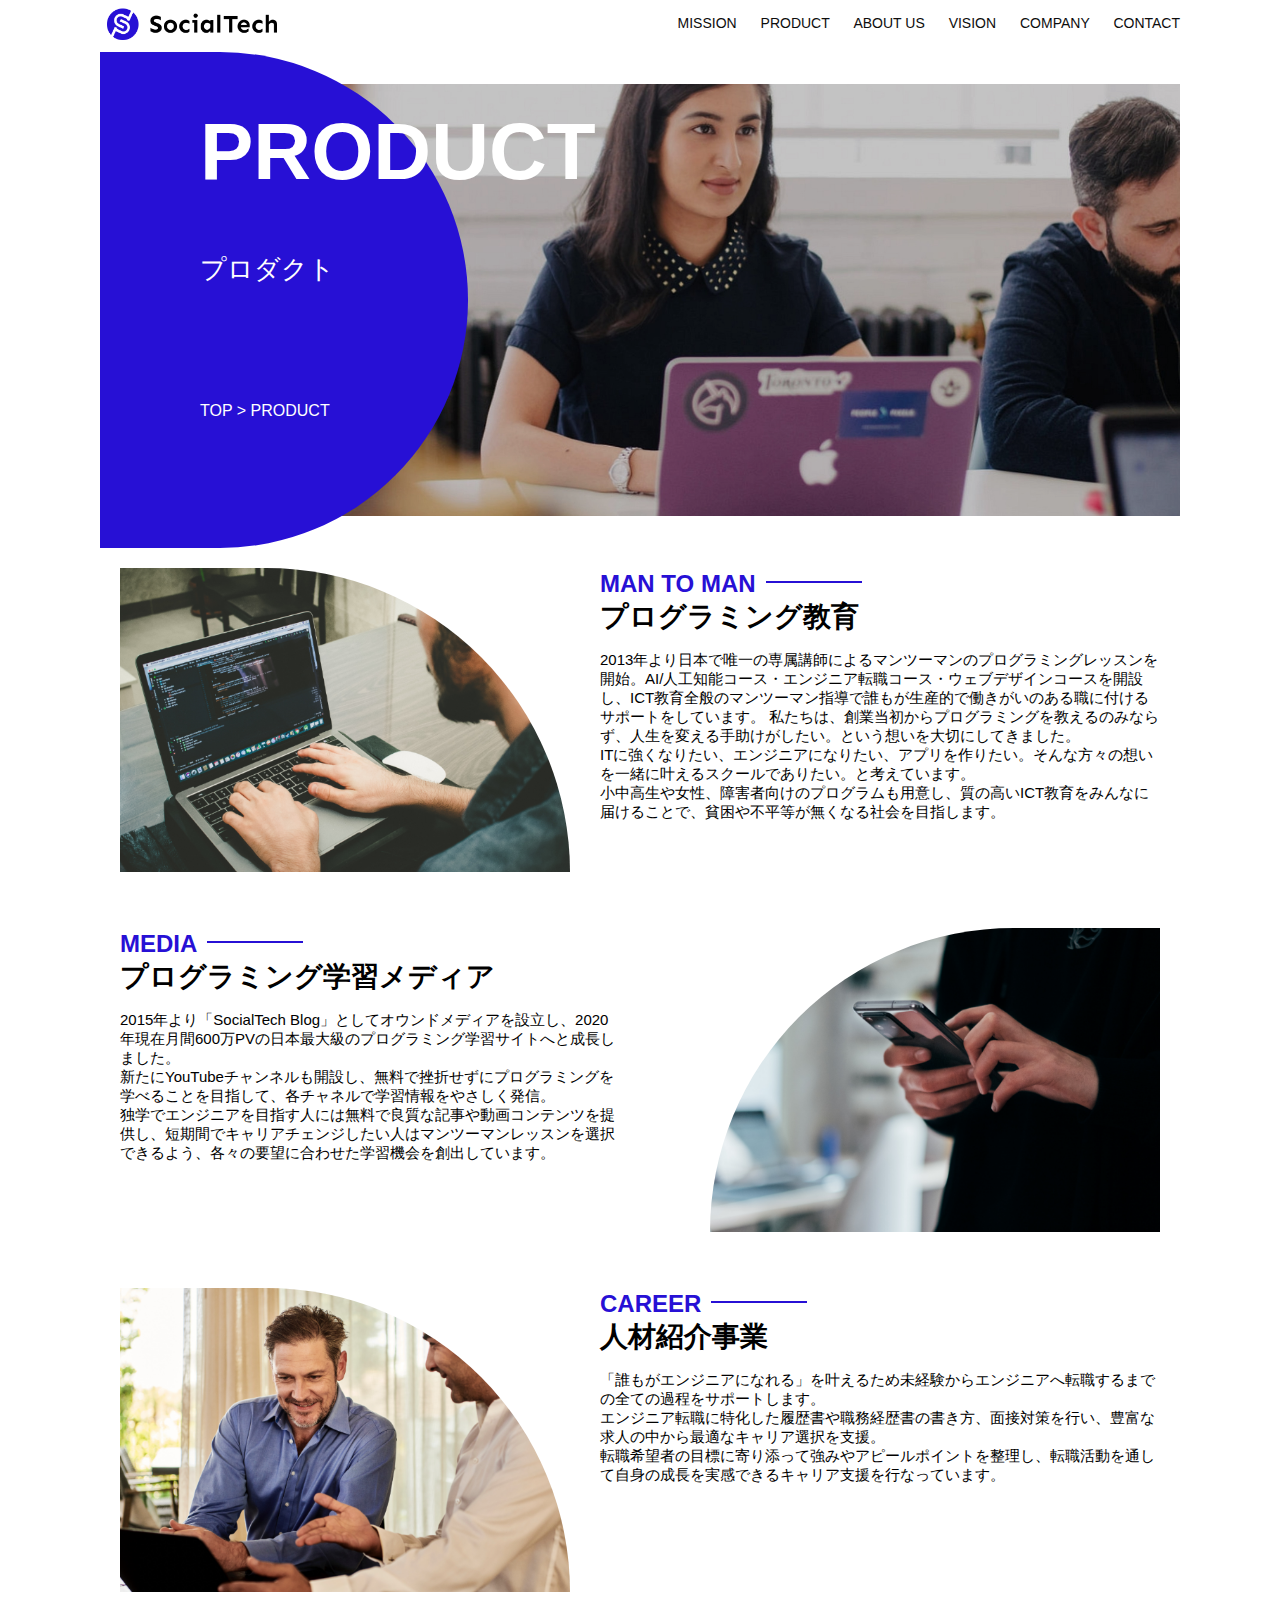
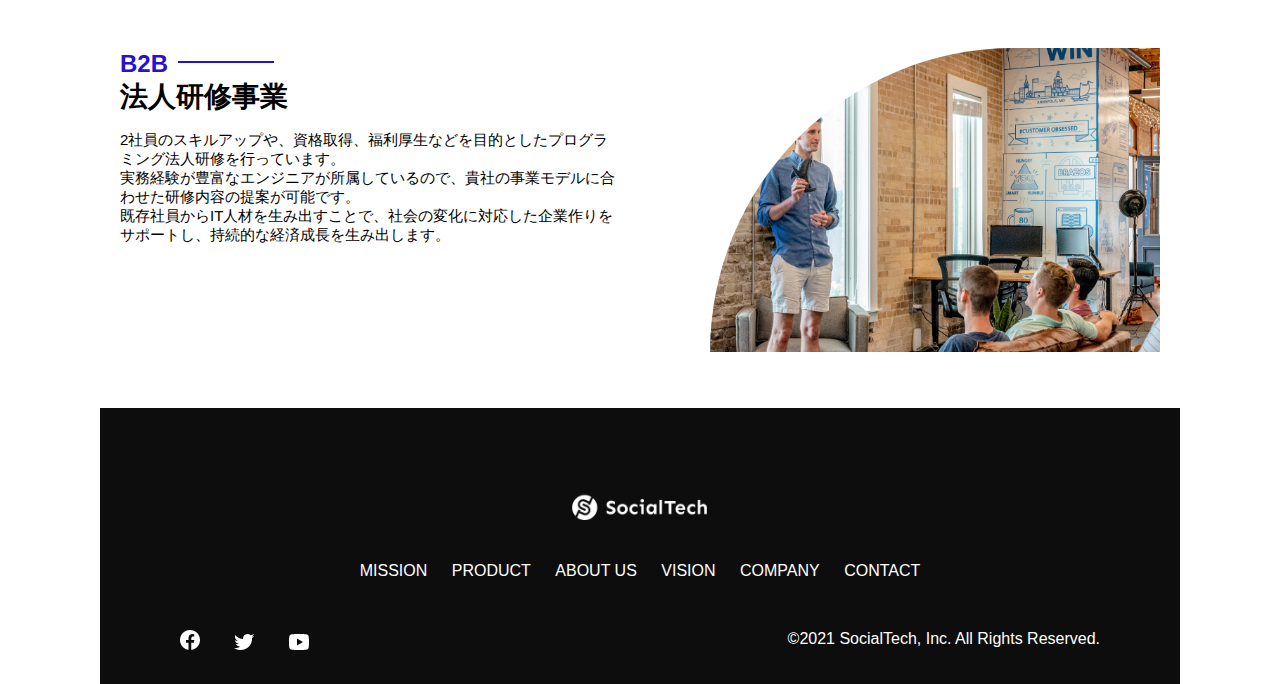
<file: kadai_tutorial_output/socialtech/product.html>
<!DOCTYPE html>
<html>
  <head>
    <title>SocialTech -PRODUCT プロダクト-</title>
    <meta charset="utf-8">
    <meta name="description" content="SocialTechの4つのプロダクトを紹介します">
    <meta name="viewport" content="width=device-width, initial-scale=1.0">
    <link rel="stylesheet" href="style.css">
  </head>

  <body>
    <!-- ヘッダー -->
    <header>
      <!-- ロゴ -->
      <a href="index.html" id="logo"><img src="images/logo.png" alt="トップページに戻る"></a>

      <!-- PC用ナビゲーション -->
      <nav id="nav-pc">
        <a href="mission.html">MISSION</a>
        <a href="product.html">PRODUCT</a>
        <a href="index.html#aboutus">ABOUT US</a>
        <a href="index.html#vision">VISION</a>
        <a href="index.html#company">COMPANY</a>
        <a href="index.html#contact">CONTACT</a>
      </nav>

      <!-- スマホ用メニューボタン -->
      <img id="menu-sp" src="images/button-menu.png" alt="ナビゲーションを開く" onclick="document.getElementById('nav-sp').style.display = 'block'">

      <!-- スマホ用ナビゲーション -->
      <nav id="nav-sp">
        <img id="close" src="images/button-close.png" alt="ナビゲーションを閉じる" onclick="document.getElementById('nav-sp').style.display = 'none'">
        <a id="logo-sp" href="index.html" onclick="document.getElementById('nav-sp').style.display = 'none'"><img
            src="images/logo-sp.png" alt="トップページに戻る"></a>
        <a class="menu" href="mission.html" onclick="document.getElementById('nav-sp').style.display = 'none'">MISSION</a>
        <a class="menu" href="product.html" onclick="document.getElementById('nav-sp').style.display = 'none'">PRODUCT</a>
        <a class="menu" href="index.html#aboutus" onclick="document.getElementById('nav-sp').style.display = 'none'">ABOUT
          US</a>
        <a class="menu" href="index.html#vision"
          onclick="document.getElementById('nav-sp').style.display = 'none'">VISION</a>
        <a class="menu" href="index.html#company"
          onclick="document.getElementById('nav-sp').style.display = 'none'">COMPANY</a>
        <a class="menu" href="index.html#contact"
          onclick="document.getElementById('nav-sp').style.display = 'none'">CONTACT</a>
        <div id="sns">
          <a href="https://www.facebook.com/sejuku2013"><img src="images/button-facebook.png" alt="Facebookのリンク"></a>
          <a href="https://twitter.com/samuraijuku"><img src="images/button-twitter.png" alt="Twitterのリンク"></a>
          <a href="https://www.youtube.com/channel/UCCFOQO5aDK0xXam4cUQXT8g"><img src="images/button-youtube.png" alt="YouTubeのリンク"></a>
        </div>
      </nav>
    </header>

    <main>
      <article>
        <section id="product-main">
          <div id="product-title">
            <h1>PRODUCT</h1>
            <span>プロダクト</span>
            <div>TOP > PRODUCT</div>
          </div>
        </section>
        <section class="product-section1">
          <img src="images/product/product-mantoman.png" alt="PCでコードを書く男性">
          <div>
            <h2 class="product-h2">MAN TO MAN</h2>
            <h3 class="product-h3">プログラミング教育</h3>
            <p>
              2013年より日本で唯一の専属講師によるマンツーマンのプログラミングレッスンを開始。AI/人工知能コース・エンジニア転職コース・ウェブデザインコースを開設し、ICT教育全般のマンツーマン指導で誰もが生産的で働きがいのある職に付けるサポートをしています。
              私たちは、創業当初からプログラミングを教えるのみならず、人生を変える手助けがしたい。という想いを大切にしてきました。<br>ITに強くなりたい、エンジニアになりたい、アプリを作りたい。そんな方々の想いを一緒に叶えるスクールでありたい。と考えています。<br>小中高生や女性、障害者向けのプログラムも用意し、質の高いICT教育をみんなに届けることで、貧困や不平等が無くなる社会を目指します。
            </p>
          </div>
        </section>
        <section class="product-section2">
          <div>
            <h2 class="product-h2">MEDIA</h2>
            <h3 class="product-h3">プログラミング学習メディア</h3>
            <p>
              2015年より「SocialTech
              Blog」としてオウンドメディアを設立し、2020年現在月間600万PVの日本最大級のプログラミング学習サイトへと成長しました。<br>新たにYouTubeチャンネルも開設し、無料で挫折せずにプログラミングを学べることを目指して、各チャネルで学習情報をやさしく発信。<br>独学でエンジニアを目指す人には無料で良質な記事や動画コンテンツを提供し、短期間でキャリアチェンジしたい人はマンツーマンレッスンを選択できるよう、各々の要望に合わせた学習機会を創出しています。
            </p>
          </div>
          <img src="images/product/product-media.png" alt="スマートフォンを操作する人">
        </section>
        <section class="product-section1">
          <img src="images/product/product-career.png" alt="笑顔で話し合う2人の男性">
          <div>
            <h2 class="product-h2">CAREER</h2>
            <h3 class="product-h3">人材紹介事業</h3>
            <p>
              「誰もがエンジニアになれる」を叶えるため未経験からエンジニアへ転職するまでの全ての過程をサポートします。<br>エンジニア転職に特化した履歴書や職務経歴書の書き方、面接対策を行い、豊富な求人の中から最適なキャリア選択を支援。<br>転職希望者の目標に寄り添って強みやアピールポイントを整理し、転職活動を通して自身の成長を実感できるキャリア支援を行なっています。<br>
            </p>
          </div>
        </section>
        <section class="product-section2">
          <div>
            <h2 class="product-h2">B2B</h2>
            <h3 class="product-h3">法人研修事業</h3>
            <p>
              2社員のスキルアップや、資格取得、福利厚生などを目的としたプログラミング法人研修を行っています。<br>実務経験が豊富なエンジニアが所属しているので、貴社の事業モデルに合わせた研修内容の提案が可能です。<br>既存社員からIT人材を生み出すことで、社会の変化に対応した企業作りをサポートし、持続的な経済成長を生み出します。
            </p>
          </div>
          <img src="images/product/product-b2b.png" alt="講演中の男性とそれを聴く人々">
        </section>
      </article>
      <footer>
        <div id="footer-logo">
          <img src="images/logo-sp.png" alt="SocialTech">
        </div>
        <div id="footer-link">
          <a href="mission.html">MISSION</a>
          <a href="product.html">PRODUCT</a>
          <a href="index.html#aboutus">ABOUT US</a>
          <a href="index.html#vision">VISION</a>
          <a href="index.html#company">COMPANY</a>
          <a href="index.html#contact">CONTACT</a>
        </div>
        <div id="sns-footer">
          <a href="https://www.facebook.com/sejuku2013"><img src="images/button-facebook.png" alt="Facebookのリンク"></a>
          <a href="https://twitter.com/samuraijuku"><img src="images/button-twitter.png" alt="Twitterのリンク"></a>
          <a href="https://www.youtube.com/channel/UCCFOQO5aDK0xXam4cUQXT8g"><img src="images/button-youtube.png" alt="YouTubeのリンク"></a>
          <span id="copyright">&copy;2021 SocialTech, Inc. All Rights Reserved. </span>
        </div>
      </footer>
    </main>
  </body>
</html>
</file>
<file: kadai_013/style.css>
/* PC、スマホ共通スタイル */
body {
  font-family: "Source Sans Pro", "Hiragino Kaku Gothic ProN", Meiryo, Arial,
    sans-serif;
}

p {
  font-size: 15px;
}

#main-visual>img {
  width: 100%;
}

/*================
PC用のスタイル 
=================*/
@media screen and (min-width: 768px) {
  /* 横幅設定 */
  body {
    max-width: 1080px;
    min-width: 960px;
    margin: 0 auto 0 auto;
  }

  /* ヘッダー */
  header {
    display: flex;
    justify-content: space-between;
  }

  /* ナビゲーションのレイアウト */
  #nav-pc {
    text-align: right;
    font-size: 14px;
    padding-top: 15px;
  }

  /* ナビゲーションのリンクの装飾設定 */
  #nav-pc>a {
    text-decoration: none;
    margin-left: 20px;
  }

  #nav-pc>a:link {
    color: #0d0d0d;
  }

  #nav-pc>a:visited {
    color: #0d0d0d;
  }

  #nav-pc>a:hover {
    color: #0d0d0d;
    text-decoration: underline;
  }

  #nav-pc>a:active {
    color: #0d0d0d;
  }
  #menu-sp {
    display: none;
  }
  #nav-sp {
    display: none;
  }
}

/* ================
スマホ用のスタイル
=================*/
@media screen and (max-width: 767px) {
  body {
    min-width: 375px;
    margin: 0;
  }
  #nav-pc {
    display: none;
  }
  #menu-sp {
    float: right;
    padding: 0;
  }
  #nav-sp {
    background-color: #ce933e;
    position: absolute;
    left: 0;
    top: 0;
    height: 100%;
    width: 100%;
    display: none;
    z-index: 100;
  }
  #close {
    position: absolute;
    top: 20px;
    right: 20px;
  }
  #logo-sp {
    margin: 80px 0px 30px 20px;
  }
  #nav-sp > a {
    display: block;
  }
  #nav-sp > a:link {
    color: #ffffff;
  } 
  #nav-sp > a:visited {
    color: #ffffff;
  }
  #nav-sp > a:hover {
    color: #ffffff;
    text-decoration: underline;
  }
  #nav-sp > a:active {
    color: #ffffff;
  }
  #nav-sp > .menu {
    text-decoration: none;
    display: block;
    margin: 0 20px;
    height: 44px;
    font-size: 16px;
    background-image: url(images/arrow.png);
    background-repeat: no-repeat;
    background-position: right top;
  }
}
</file>
<file: kadai_tutorial_output/socialtech/style.css>
/*  pc スマホ共通スタイル*/
body {
  font-family:  "Source Sans Pro", "Hiragino Kaku Gothic ProN", Meiryo, Arial, sans-serif;
}

p {
  font-size: 15px;
}

/* =============
PC用のスタイル
============== */
@media screen and (min-width: 768px) {
  /* 横幅設定 */
  body {
    max-width: 1080px;
    min-width: 960px;
    margin: 0 auto 0 auto;
  }

  /* ヘッダー*/
  header {
    display: flex;
    justify-content: space-between;
  }

  /* ナビゲーションのレイアウト */
  #nav-pc {
    font-size: 14px;
    padding-top: 15px;
  }

  /* ナビゲーションのリンク装飾設定 */
  #nav-pc > a {
    text-decoration: none;
    margin-left: 20px;
  }
  #nav-pc > a:link {
    color: #0d0d0d;
  }
  #nav-pc > a:visited {
    color: #0d0d0d;
  }
  #nav-pc > a:hover {
    color: #0d0d0d;
    text-decoration: underline;
  }
  #nav-pc > a:active {
    color: #0d0d0d;
  }

  /* スマホ用ナビを非表示 */
  #nav-sp,
  #menu-sp {
    display: none;
  }

  /* メインビジュアル */
  #main-visual {
    position: relative;
    height: 400px;
  }
  #main-message {
    position: absolute;
    top: 0;
    left: 0;
    background-color: #2710d5;
    color: #ffffff;
    border-radius: 0 0 476px 0;
    max-width: 620px;
    height: 100%;
    width: 100%;
    z-index: 11;
  }
  #main-message > h1 {
    font-size: 60px;
    font-weight: bold;
    margin: 100px 0 0 50px;
  }
  #main-message > p {
    font-size: 28px;
    margin: 0 0 0 50px;
  }
  #main-visual > img {
    max-width: 620px;
    border-radius: 476px 0 0 0;
    position: absolute;
    top: 0;
    right: 0;
    z-index: 10;
  }

  /* 見出し */
  h2 {
    margin: 40px 0 0 0;
  }
  h2::after {
    content: url("images/line.png");
    margin-left: 10px;
  }
  h3 {
    font-size: 27px;
  }

  /* ミッション */
  #mission {
    margin: 80px auto 80px auto;
    width: 100%;
  }
  #mission-flex {
    width: 100%;
    display: flex;
  }
  #mission-flex > div {
    width: 50%;
    margin: 20px;
  }
  #mission-photo{
    width: 100%;
  }
  #s2dgs {
  margin-top: 50px;
  width: 100%;
  }

  /* プロダクト */
  #product {
    background-color: #fafafa;
    margin: 80px 0 80px 0;
    padding: 10px 40px 0px 40px;
  }

  /* 外枠 */
  #product > div {
    margin-top: 40px;
    display: flex;
  }

  /* 左のカラム */
  #product-left {
    width: 50%;
    margin-right: 20px;
  }

  /* 右のカラム */
  #product-right {
    width: 50%;
    margin-left: 20px;
    margin-top: 80px;
  }

  /* 画像＋説明の枠 */
  #product-left > div {
    position: relative;
    height: 480px;
    margin-right: 20px;
  }
  #product-right > div{
    position: relative;
    height: 480px;
    margin-left: 20px;
  }

  /* 画像 */
  .product-photo {
    width: 100%;
  }

  /* 説明文の枠 */
  .product-explain {
    background-color: #ffffff;
    position: absolute;
    left: 0;
    top: 280px;
    margin: 0 40px 0 40px;
    padding: 20px;
    box-shadow: 5px 5px 10px ;
  }

  /* 説明文の英語 */
  .product-explain > span {
    color: #2710d5;
    font-weight: bold;
    font-size: 16px;
    margin: 0;
  }

  /* 説明文の見出し */
  .product-explain > h3 {
    font-size: 20px;
    margin: 5px 0 5px 0;
  }

  /* 説明文 */
  .product-explain > p {
    font-size: 14px;
    margin: 0;
  }

  /* 「もっとみる」ボタン */
  #product-more {
    margin: 0 auto -42px auto;
  }

  /* ABOUT US */
  #aboutus {
    margin: 80px auto;
  }

  /* 3つの組織文化と画像を入れる枠 */
  #aboutus > div {
    display: flex;
  }

  /* 画像 */
  .culture-img {
    width: 100%;
    align-self: flex-start;
  }
  .clture-img2 {
    margin-top: 50px;
    width: 100%;
  }

  /* 3つの組織文化の表 */
  .culture-table {
    margin-right: 50px;
  }

  /* 番号 */
  .culture-num {
    font-size: 80px;
    color: #2710d5;
    margin: 0 20px 0 0;
  }

  /* 組織文化英語 */
  .culture-en {
    color: #2710d5;
    font-weight: bold;
    font-size: 24px;
    display: block;
  }

  /* 組織文化日本語 */
  .culture-jp {
    font-size: 28px;
    font-weight: bold;
  }

  /* 説明文 */
  .culture-description {
    margin: 0;
  }

  /* ビジョン */
  #vision {
    margin: 80px auto;
  }

  /* セクション内の外枠 */
  #vision > div {
    width: 100%;
    display: flex;
    justify-content: space-between;
    flex-wrap: wrap;
  }

  /* 7つの行動指針の枠 */
  .vision-box {
    width: 300px;
    height: 300px;
    margin-bottom: 30px;
    position: relative;
  }
  .vision-box > img {
    width: 100%;
    height: auto;
    position: absolute;
    top: 0;
    left: 0;
    z-index: 30;
  }
  .vision-box > span {
    position: absolute;
    top: 0;
    left: 0;
    z-index: 31;
    margin-right: 20px;
  }
  .vision-box > span > h4 {
    color: #2710d5;
    font-size: 19px;
    margin: 80px 0 0 0;
  }
  .vision-box > span > h4::first-letter {
    font-size: 40px;
  }
  .vision-box > span > h5 {
    font-size: 20px;
    margin: 0;
  }
  .vision-box > span > p {
    margin: 10px 0 0 0;
  }

  /* 導入企業 */
  /* #cases {
    margin: 40px auto;
    width: 100%;
  }
  #cases >  ul {
    display: flex;
  }
  #cases >ul > li {
    width: 33%;
    margin: 20px;
    list-style: none;
  }
  .case-card {
    background-color: #ffffff;
    min-height: 400px;
    box-shadow: 5px 5px 15px rgba(0, 0, 0, 0.2);
  }
  .case-img {
    width: 100%;
  }
  .case-info {
    padding: 10px 20px;
  }
  .case-name {
    color: #2710d5;
    font-size: 19px;
  }
  .case-content {
    font-size: 14px;
  } */

  /* 会社概要*/
  #company {
    margin: 80px auto;
  }
  .company-table {
    width: 100%;
  }
  .tableheader {
    text-align: left;
    padding: 20px;
    border-bottom-color: #2710d5;
    border-bottom-width: 1px;
    border-bottom-style: solid;
    width: 100px;
  }
  .tableheader-first {
    text-align: left;
    padding: 20px;
    border-bottom-color: #2710d5;
    border-bottom-width: 1px;
    border-bottom-style: solid;
    border-top-color: #2710d5;
    border-top-width: 1px;
    border-top-style: solid;
    width: 100px;
  }
  .cell {
    padding: 30px;
    border-bottom-color: #ececec;
    border-bottom-width: 1px;
    border-bottom-style: solid;
  }
  .cell-first {
    padding: 30px;
    border-bottom-color: #ececec;
    border-bottom-width: 1px;
    border-bottom-style: solid;
    border-top-color: #ececec;
    border-top-width: 1px;
    border-top-style: solid;
  }
  #company > iframe {
    width: 100%;
    height: 368px;
    margin-top: 40px;
  }

  /* お問い合わせ */
  #contact {
    margin: 80px auto;
  }

  /* 外枠 */
  #contact > form > div {
    display: flex;
    flex-direction: row;
    flex-wrap: wrap;
    padding-bottom: 30px;
  }

  /* 左列の見出し */
  .contact-heading {
    width: 240px;
    align-self: center;
  }

  /* 見出しのラベル */
  .contact-label {
    font-weight: bold;
  }

  /* 必須 */
  .contact-span {
    color: #ec2222;
    margin: 0 0 0 20px;
    font-weight: bold;
  }

  /* テキストボックス */
  .contact-textbox {
    border-top: 0;
    border-left: 0;
    border-right: 0;
    border-bottom-width: 1px;
    border-bottom-color: #707070;
    border-bottom-style: solid;
    background-color: "fafafa";
    width: 400px;
    height: 56px;
  }

  /* お問い合わせ内容のテキストエリア */
  .contact-textarea {
    border-top: 0;
    border-left: 0;
    border-right: 0;
    border-bottom-width: 1px;
    border-bottom-color: #707070;
    border-bottom-style: solid;
    background-color: #fafafa;
    width: 400px;
    height: 200px;
  }

  /* 個人情報の取り扱い */
  details {
    width: 700px;
  }
  details > div {
    background-color: #fafafa;
    padding: 20px;
  }
  details > div > span {
    font-weight: bold;
  }

  /* フッター*/
  footer {
    background-color: #0d0d0d;
    text-align: center;
    padding: 80px 80px 30px 80px;
  }
  #footer-logo {
    margin-bottom: 30px;
  }
  #footer-link {
    margin-bottom: 50px;
  }
  #footer-link > a {
    text-decoration: none;
    margin: 10px;
  }
  #footer-link > a:link {
    color: #ffffff;
  }
  #footer-link > a:visited {
    color: #ffffff;
  }
  #footer-link > a:hover {
    color: #ffffff;
    text-decoration: underline;
  }
  #footer-link > a:active {
    color: #ffffff;
  }
  #sns-footer {
    text-align: left;
    width: 100%;
  }
  #sns-footer > a {
    margin-right: 30px;
  }
  #copyright {
    color: #ffffff;
    float: right;
  }

  /* mission-html用スタイル */
  /* ミッションのメインビジュアル */
  #mission-main {
    height: 496px;
    width: 100%;
    background-image: url(images/mission/mission-main.png);
    background-repeat: no-repeat;
    background-position-y: center;
  }
  #mission-title {
    background-color: #2710d5;
    width: 368px;
    color: #ffffff;
    height: 496px;
    border-radius: 0 248px 248px 0;
    position: relative;
  }
  #mission-title > h1 {
    position: absolute;
    top: 0;
    left: 100px;
    font-size: 80px;
  }
#mission-title > span {
  position: absolute;
  top: 200px;
  left: 100px;
  font-size: 26px;
}
#mission-title > div {
  position: absolute;
  top: 350px;
  left: 100px;
  font-size: 16px;
}
#mission-s2dgs {
  width: 100%;
  margin: 20px;
}
.mission-h2 {
  color: #2710d5;
  font-size: 40px;
}
.mission-h2::after {
  content: none;
}
#mission-5goals {
  margin: 20px;
  display: flex;
}
#mission-5goals > div {
  flex-grow: 1;
  padding: 20px;
}
#mission-5goals > div > div {
  margin-bottom: 40px;
}
.fivegoals-image-right {
  float: right;
  margin: 20px;
}
.fivegoals-image-left {
  float: left;
  margin: 20px;
}
.fivegoals-number {
  color: #2710d5;
  font-size: 48px;
  margin: 0;
}
.fivegoals-h3 {
  font-size: 28px;
  margin: 0;
}
.fivegoals-p {
  margin: 0;
}

/* プロダクトページ */
#product-main {
  height: 496px;
  width: 100%;
  background-image: url(images/product/product-main.png);
  background-repeat: no-repeat;
  background-position-y: center;
}
#product-title {
  background-color: #2710d5;
  width: 368px;
  color: #ffffff;
  height: 496px;
  border-radius: 0 248px 248px 0;
  position: relative;
}
#product-title > h1 {
  position: absolute;
  top: 0;
  left: 100px;
  font-size: 80px;
}
#product-title > span {
  position: absolute;
  top: 200px;
  left: 100px;
  font-size: 26px;
}
#product-title > div {
  position: absolute;
  top: 350px;
  left: 100px;
  font-size: 16px;
}
.product-section1 {
  position: relative;
  margin: 20px;
  height: 340px;
}
.product-section1 > img {
  position: absolute;
  top: 0;
  left: 0;
  width: 450px;
  margin: 0 40px 30px 0;
  border-radius: 0 432px 0 0;
}
.product-section1 > div {
  position: absolute;
  top: 0;
  left: 480px;
}
.product-section2 {
  position: relative;
  margin: 20px;
  height: 340px;
}
.product-section2 > img {
  position: absolute;
  top: 0;
  right: 0;
  width: 450px;
  margin: 0 0 30px 40px;
  border-radius: 432px 0 0 0 ;
}
.product-section2 > div {
  width: 500px;
  position: absolute;
  top: 0;
  left: 0;
}
.product-h2 {
  color: #2710d5;
  font-size: 24px;
  margin: 0;
}
.product-h3 {
  font-size: 28px;
  margin: 0;
}
}

/* ==================
スマートフォン用のスタイル
====================*/
@media screen and (max-width: 767px) {
  body {
    min-width: 375px;
    margin: 0;
  }

  /* PC用ナビゲーション非表示 */
  #nav-pc {
    display: none;
  }

  /* ハンバーガーメニュー */
  #menu-sp {
    float: right;
    padding: 0;
  }

  /* スマホ用ナビゲーションの表示切替 */
  /* 初期状態、レイアウトと非表示設定 */
  #nav-sp {
    background-color: #2710d5;
    position: absolute;
    left: 0;
    top: 0;
    height: 100%;
    width: 100%;
    display: none;
    z-index: 100;
  }
    /* ボタン */
  #close {
    position: absolute;
    top: 20px;
    right: 20px;
  }

  /* ナビゲーションメニュー用ロゴ */
  #logo-sp {
    margin: 80px 0 30px 20px;
  }

  /* ナビゲーションのリンクの装飾設定 */
  #nav-sp > a {
    display: block;
  }
  #nav-sp > a:link {
    color: #ffffff;
  }
  #nav-sp > a:visited {
    color: #ffffff;
  }
  #nav-sp >  a:hover {
    color: #ffffff;
    text-decoration: underline;
  }
  #nab-sp > a:active {
    color: #ffffff;
  }
  #nav-sp > .menu {
    text-decoration:  none;
    display: block;
    margin: 0 20px;
    height: 44px;
    font-size: 16px;
    background-image: url(images/arrow.png);
    background-repeat: no-repeat;
    background-position: right top;
  }
  #sns {
    position: absolute;
    bottom: 20px;
    left: 20px;
  }
  #sns > a {
    margin-right: 30px;
  }

  /* メインビジュアル */
  #main-visual {
    position: relative;
    height: 470px;
    width: 100%;
    overflow: hidden;
  }
  #main-visual > div {
    position: absolute;
    top: 0;
    left: 0;
    background-color: #2710d5;
    color: white;
    border-radius: 0 0 476px 0;
    text-align: center;
    height: 280px;
    width: 100%;
    z-index: 11;
  }
  #main-visual > div > h1 {
    font-size: 28px;
    margin: 90px 0 0 0;
  }
  #main-visual > div > p {
    margin: 0;
  }
  #main-visual > img {
    width: 100%;
    border-radius: 476px 0 0 0;
    z-index: 10;
    position: absolute;
    bottom: 0;
    right: 0;
  }

  /* 見出し */
  h2::after {
    content: url(images/line.png);
    margin-left: 10px;
  }
  h3 {
    font-size: 24px;
    margin-top: 10px;
  }
  #mission {
    margin: 20px;
  }
  #mission-photo{
    width: 100%;
  }
  #s2dgs {
    width: 100%;
  }

  /* プロダクト */
  #product {
    background-color: #fafafa;
    padding-top: 10px;
  }
  #product > h2 {
    margin-left: 20px;
  }

  /* 外枠 */
  /* 左右のカラム、スマホでは縦並び */
  #product-left,
  #product-right {
    margin-left: 20px;
    margin-right: 20px;
  }

  /* 画像＋説明の枠 */
  #product-left > div,
  #product-right > div {
    position: relative;
    height: 540px;
  }

  /* 説明文の枠 */
  .product-explain {
    background-color: #ffffff;
    position: absolute;
    left: 0;
    bottom: 50px;
    padding: 20px;
    box-shadow: 5px 5px 10px rgba(0,0,0,0.05);
  }
  .product-explain > span {
    color: #2710d5;
    font-weight: bold;
    font-size: 16px;
    margin: 0;
  }
  #product > h3 {
    margin: 10px 0;
  }
  .product-photo {
    width: 100%;
  }
  #product-more > img {
    margin: 0 0 -42px 20px;
  }

  /* ABOUT US */
  #aboutus {
    margin: 80px 20px;
  }
  #aboutus > div {
    display: flex;
    flex-direction: column;
  }
  .culture-table {
    width: 100%;
    padding-right: 20px;
    order: 2;
  }
  .culture-img {
    width: 100%;
    order: 1;
  }
  .culture-img2 {
    width: 100%;
  }
  .culture-num {
    font-size: 80px;
    color: #2710d5;
  }
  .culture-en {
    color: #2710d5;
    font-weight: bold;
    font-size: 24px;
    display: block;
  }
  .culture-jp {
    display: block;
  }
  .culture-description {
    margin: 0;
  }

  /* VISION */
  #vision {
    margin: 80px 20px;
  }
  .vision-box{
    width: 300px;
    height: 300px;
    margin-bottom: 30px;
    position: relative;
  }
  .vision-box > img {
    width: 100%;
    height: auto;
    position: absolute;
    top: 0;
    left: 0;
    z-index: 30;
  }
  .vision-box > span {
    position: absolute;
    top: 0;
    left: 0;
    z-index: 31;
    margin-right: 20px;
  }
  .vision-box > span > h4 {
    color: #2710d5;
    font-size: 19px;
    margin-top: 60px;
  }
  .vision-box > span >h5 {
    font-size: 20px;
    margin: 0;
  }
  .vision-box > span > p {
    margin-top: 10px;
  }
  /* COMPANY */
  #company {
    margin: 0 20px;
  }
  #company > h3 {
    margin-bottom: 20px;
  }
  #company > table {
    width: 100%;
  }
  .tableheader-first {
    text-align: left;
    padding: 20px;
    border-bottom-color: #2710d5;
    border-bottom-width: 1px;
    border-bottom-style: solid;
    border-top-color: #2710d5;
    border-top-width: 1px;
    border-top-style: solid;
    width: 50px;
  }
  .tableheader {
    text-align: left;
    padding: 20px;
    border-bottom-color: #2710d5;
    border-bottom-width: 1px;
    border-bottom-style: solid;
    width: 50px;
  }
  .cell {
    padding: 20px;
    border-bottom-color: #ececec;
    border-bottom-width: 1px;
    border-bottom-style: solid;
  }
  .cell-first {
    padding: 20px;
    border-bottom-color: #ececec;
    border-bottom-width: 1px;
    border-bottom-style: solid;
    border-top-color: #ececec;
    border-top-width: 1px;
    border-top-style: solid;
  }
  #company > iframe {
    width: 100%;
    height: 240px;
    margin-top: 40px;
  }

  /* お問い合わせフォーム */
  #contact {
    margin: 80px 20px;
  }
  #contact > h3 {
    margin-bottom: 20px;
  }
  #contact > form > div {
    margin-bottom: 20px;
  }
  .contact-heading {
    margin-bottom: 20px;
  }
  .contact-label {
    font-weight: bold;
  }
  .contact-span {
    color: #ce2222;
    margin-left: 20px;
    font-weight: bold;
  }
  .contact-textbox {
    height: 56px;
    border-top: 0;
    border-left: 0;
    border-right: 0;
    background-color: #fafafa;
    border-bottom-color: #707070;
    border-bottom-width: 1px;
    border-bottom-style: solid;
    min-width: 300px;
    width: 100%
  }
  .contact-textarea {
    height: 150px;
    border-top: 0;
    border-left: 0;
    border-right: 0;
    background-color: #fafafa;
    width: 100%;
  }
  .radiobutton {
    margin-bottom: 20px;
  }
  .radiobutton         + label::after {
    content: "\A";
    white-space: pre;
  }

  /* フッター */
  footer{
    background-color: #0d0d0d;
    padding: 30px 20px 50px 20px;
  }
  #footer-logo {
    margin-bottom: 30px;
  }
  #footer-link {
    margin-bottom: 50px;
  }
  #footer-link > a {
    text-decoration: none;
    margin: 0 20px 30px 0;
    display: block;
    background-image: url(images/arrow.png);
    background-repeat: no-repeat;
    background-position: right top;
  }
  #footer-link > a:link {
    color: #ffffff;
  }
  #footer-link > a:visited {
    color: #ffffff;
  }
  #footer-link > a:hover {
    color: #ffffff;
    text-decoration: underline;
  }
  #fotter-link > a:active {
    color: #ffffff;
  }
  #sns-footer > a {
    margin-right: 30px;
  }
  #copyright {
    font-size: 12px;
    display: block;
    margin-top: 30px;
    color: #ffffff;
  }

  /* mission.htmlのスタイル */
  /* ミッションのメインビジュアル */
  #mission-main {
    height: 256px;
    width: 100%;
    background-image: url(images/mission/mission-main.png);
    background-repeat: no-repeat;
    background-position-y: center;
    background-size: auto 208px;
  }
  #mission-title {
    background-color: #2710d5;
    width: 136px;
    color: #ffffff;
    height: 256px;
    border-radius: 0 248px 248px 0;
    position: relative;
  }
  #mission-title > h1 {
    position: absolute;
    top: 0;
    left: 20px;
    font-size: 40px;
  }
  #mission-title > span {
    position: absolute;
    top: 110px;
    left: 20px;
    font-size: 18px;
  }
  #mission-title > div {
    position: absolute;
    top: 180px;
    left: 20px;
    font-size: 13px;
  }

  /* ミッションページ　S2DGsの設定 */
  #mission-s2dgs {
    margin: 20px;
  }
  .mission-h2 {
    color: #2710d5;
    font-size: 30px;
    margin: 0;
  }
  .mission-h2::after {
    content: none;
  }
  #mission-s2dgs > img {
    width: 100%;
  }

  /* ミッションページ　5Goalsの設定 */
  #mission-5goals {
    margin: 20px;
  }
  #mission-5goals > div > div {
    margin-bottom: 40px;
  } 
  #s2dgs-image {
    width: 100%;
  }
  .fivegoals-image-right {
    margin: 20px auto;
    display: block;
  }
  .fivegoals-image-left {
    margin: 20px auto;
    display: block;
  }
  .fivegoals-number {
    color: #2710d5;
    font-size: 48px;
    margin: 0;
  }
  .fivegoals-h3 {
    font-size: 28px;
    margin: 0;
  }
  .fivegoals-p {
    margin: 0;
  }

  /* プロダクトページ */
  #product-main {
    height: 256px;
    width: 100%;
    background-image: url(images/product/product-main.png);
    background-repeat: no-repeat;
    background-position-y: center;
    background-size: auto 208px;
  }
  #product-title {
    background-color: #2710d5;
    width: 136px;
    color: #ffffff;
    height: 256px;
    border-radius: 0 248px 240px 0;
    position: relative;
  }
  #product-title > h1 {
    position: absolute;
    top: 0;
    left: 20px;
    font-size: 40px;
  }
  #product-title > span {
    position: absolute;
    top: 110px;
    left: 20px;
    font-size: 18px;
  }
  #product-title > div {
    position: absolute;
    top: 180px;
    left: 20px;
    font-size: 13px;
  }
  .product-section1 {
    margin: 20px;
  }
  .product-section1 > img {
    width: 100%;
    border-radius: 0 300px 0 0 ;
  }
  .product-section2 {
    margin: 20px;
    display: flex;
    flex-direction: column;
  }
  .product-section2 > img {
    order: 1;
    width: 100%;
    border-radius: 300px 0 0 0 ;
  }
  .product-section2 > div {
    order: 2;
  }
  .product-h2 {
    color: #2710d5;
    font-size: 24px;
    margin: 0;
  }
  .product-h3 {
    font-size: 28px;
    margin: 0;
  }
}
</file>
